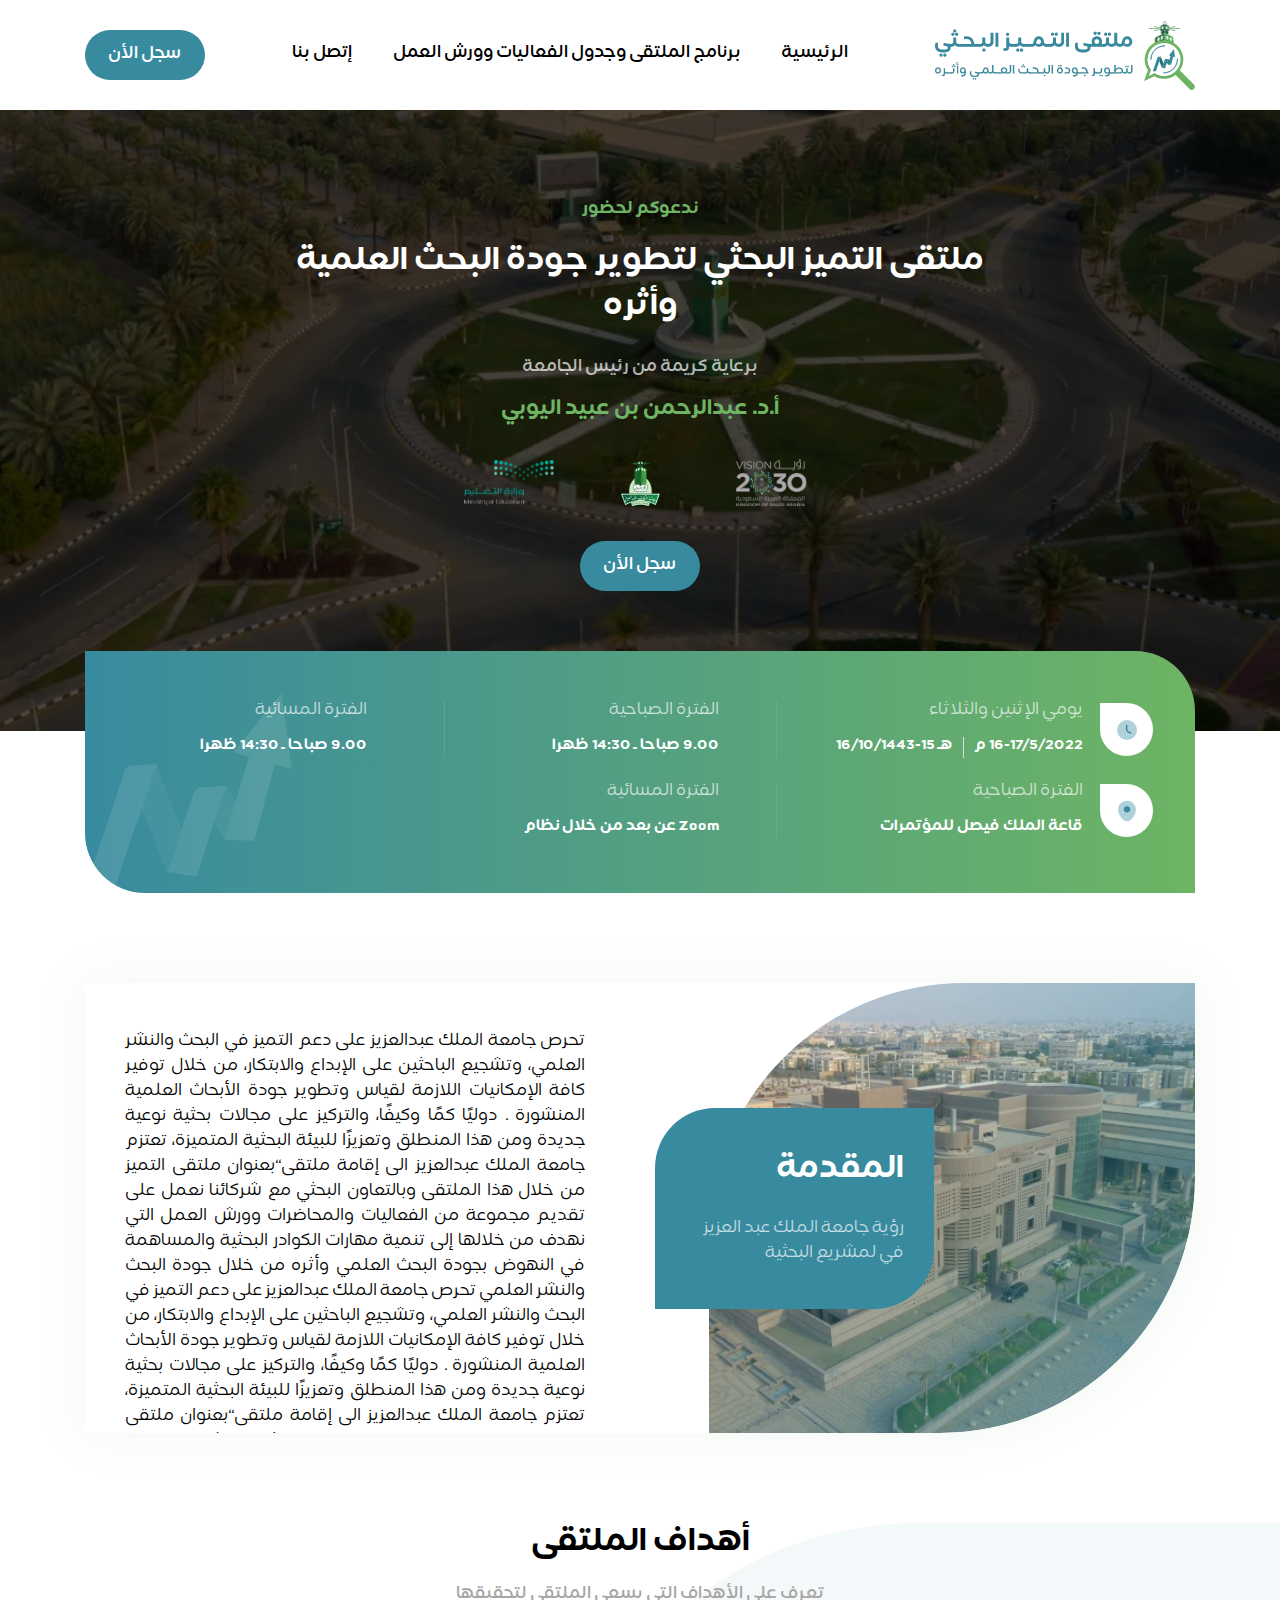
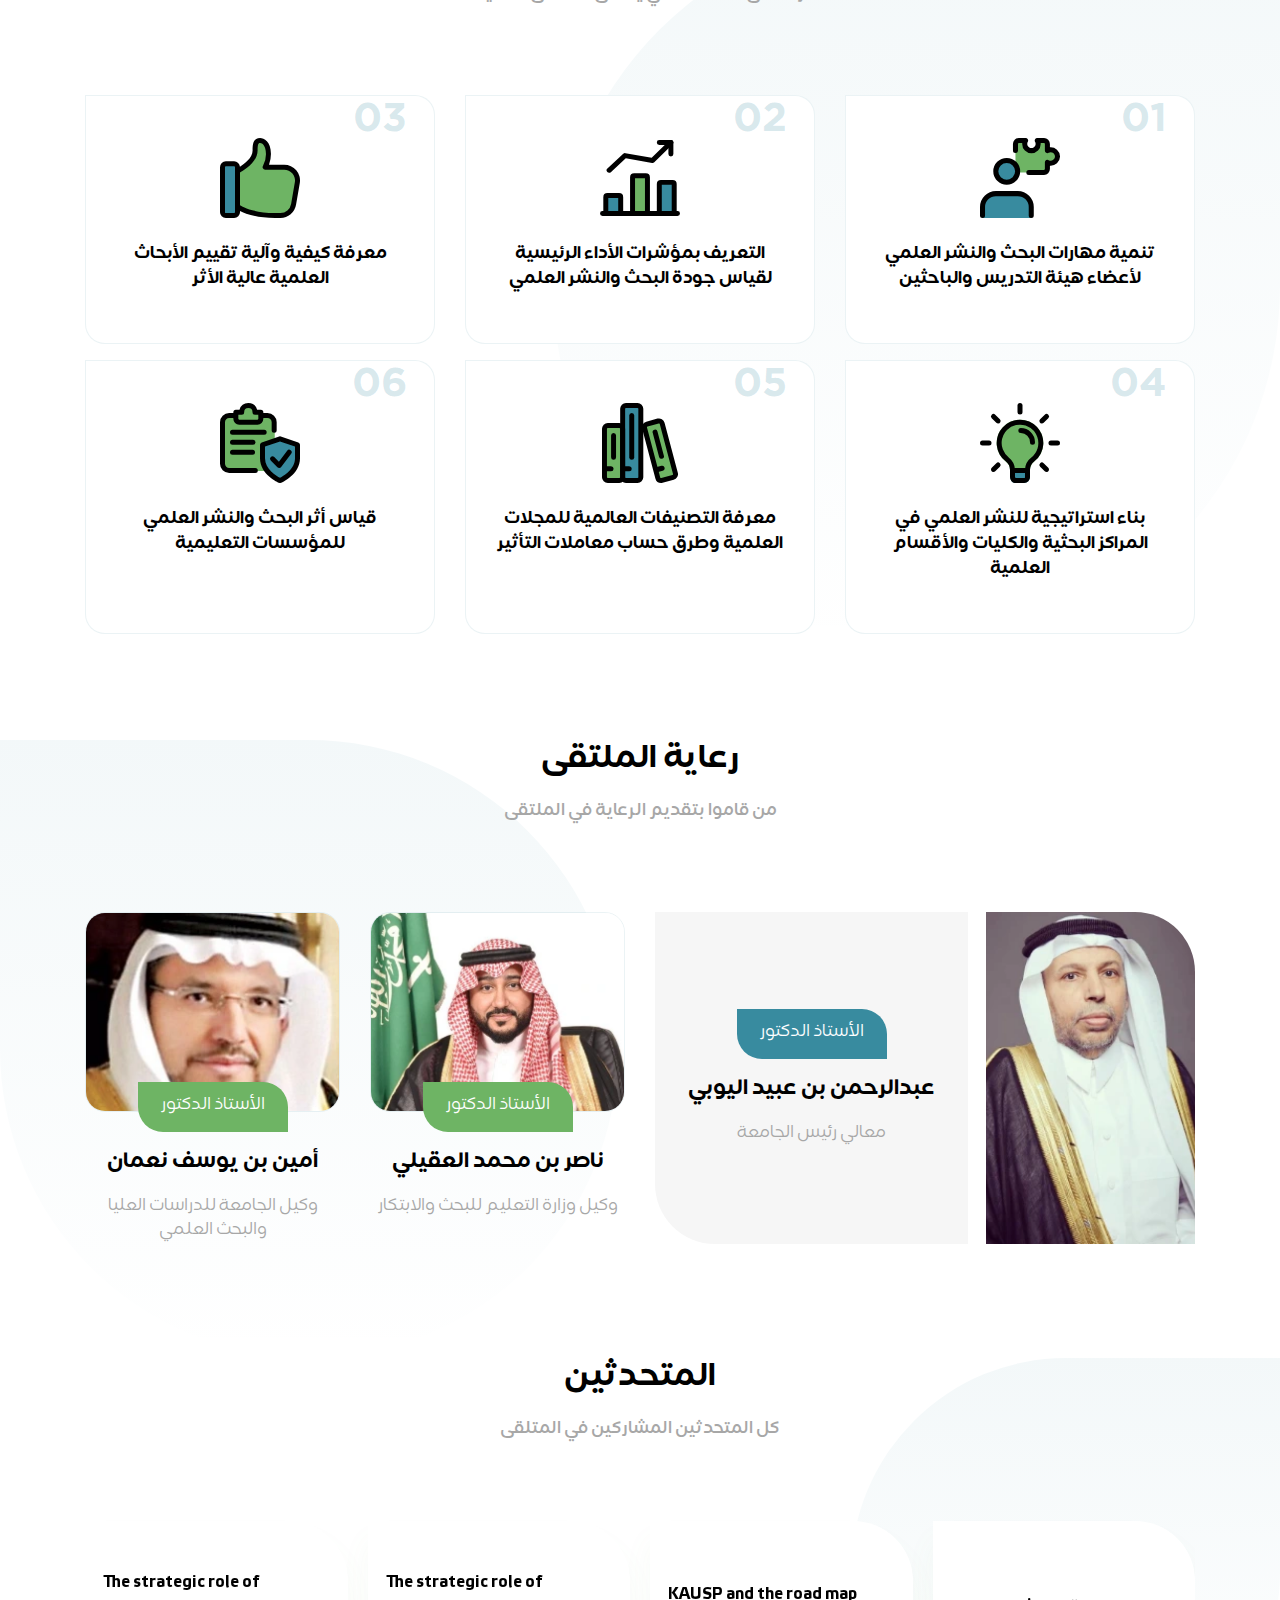
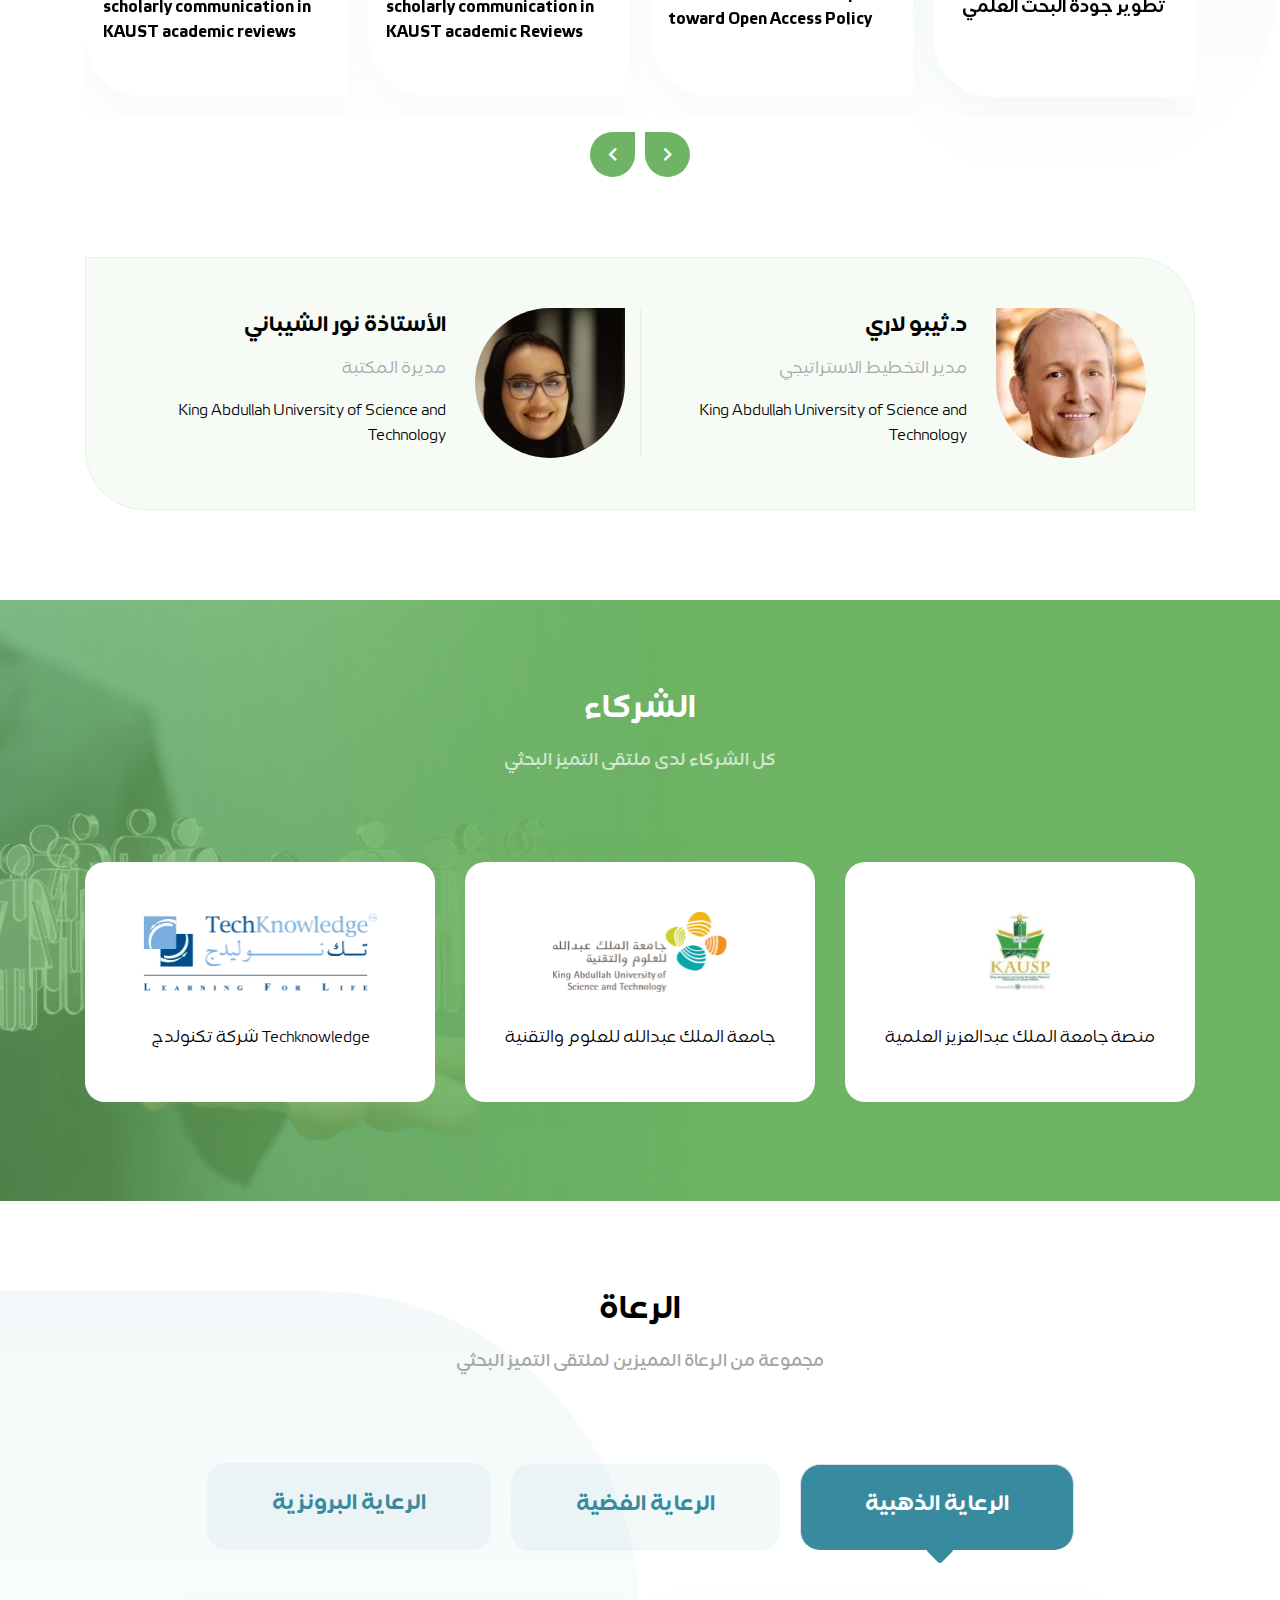
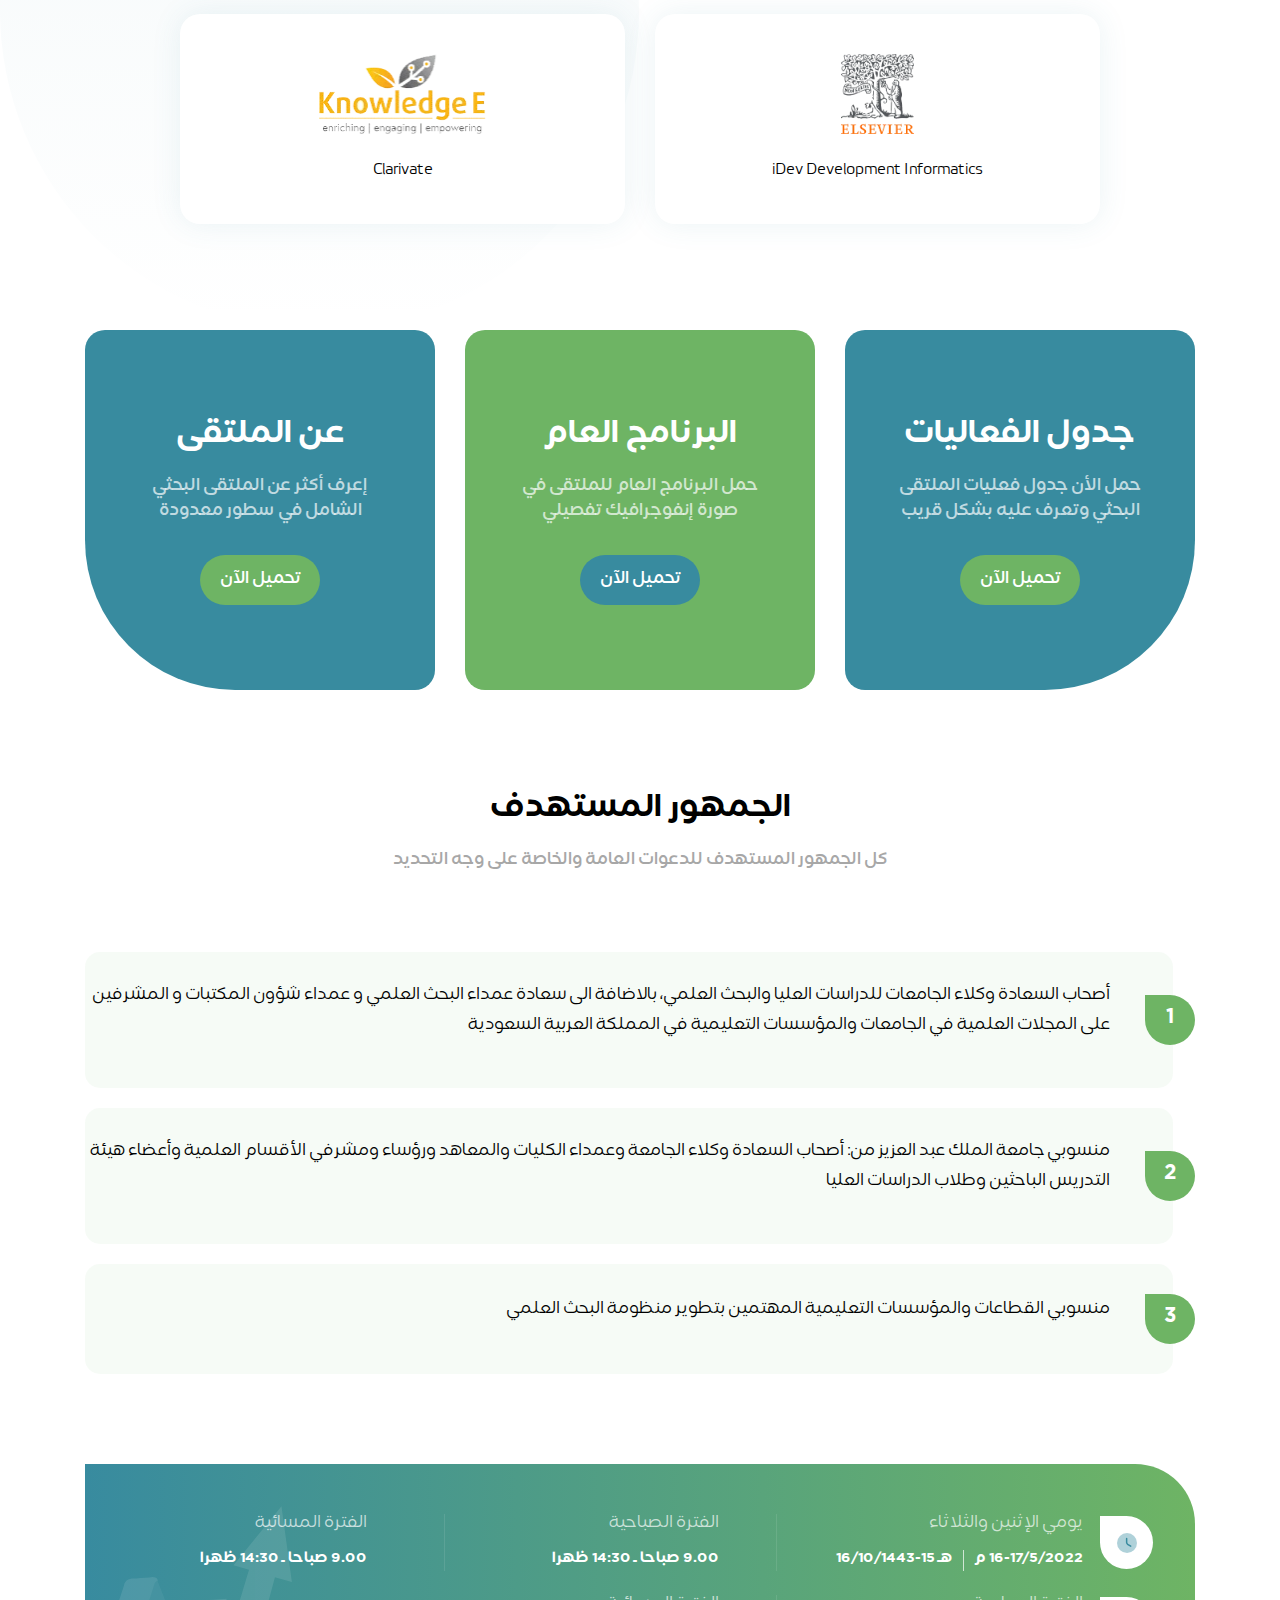
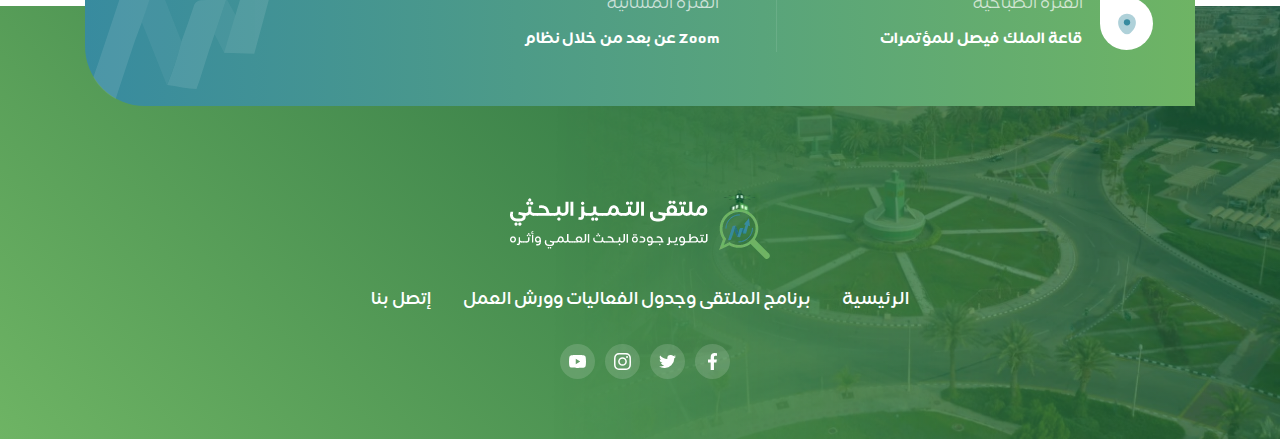
<file: index.html>
<!DOCTYPE html>
<html>
  <head>
    <meta charset="utf-8">
    <meta name="description" content="....">
    <meta name="author" content="misara adel">
    <meta name="viewport" content="width=device-width, initial-scale=1, shrink-to-fit=no">
    <title>ملتقى التميز البحثي</title>
    <link rel="shortcut icon" href="assets/images/icon.png" type="image/x-icon"/>
    <link rel="stylesheet" href="assets/css/lib/all.min.css">
    <link rel="stylesheet" href="assets/css/lib/animate.css">
    <link rel="stylesheet" href="assets/css/lib/bootstrap-rtl.min.css">
    <link rel="stylesheet" href="assets/css/lib/owl.carousel.min.css">
    <link rel="stylesheet" href="assets/css/lib/owl.theme.default.css">
    <link rel="stylesheet" href="assets/css/style.css">
  </head>
  <body>
    <nav class="navbar">
      <div class="container">
        <div class="content">
          <div class="hamburger">
            <span class="line"></span>
            <span class="line"></span>
            <span class="line"></span>
          </div>

          <a href="index.html" class="brand-name">
            <img src="assets/images/logo.webp" alt="">
          </a>

          <ul class="navbar-nav">
            <li class="nav-item">
              <a href="#intro" class="nav-link">
                الرئيسية
              </a>
            </li>

            <li class="nav-item">
              <a href="#programs" class="nav-link">
                برنامج الملتقى وجدول الفعاليات وورش العمل
              </a>
            </li>

            <li class="nav-item">
              <a href="contact.html" class="nav-link">
                إتصل بنا
              </a>
            </li>
          </ul>

          <div class="buttons-contain">
            <a href="login.html" class="custom-btn">
              سجل الأن
            </a>
          </div>
        </div>
      </div>
    </nav>

    <main>
      <header id="intro">
        <div class="container">
          <div class="row">
            <div class="col-lg-8 col-12 mx-auto">
              <div class="content">
                <p>ندعوكم لحضور</p>

                <h1>
                  ملتقى التميز البحثي لتطوير جودة البحث العلمية وأثره
                </h1>

                <h2>برعاية كريمة من رئيس الجامعة</h2>

                <h3>أ.د. عبدالرحمن بن عبيد اليوبي</h3>

                <ul class="logos">
                  <li>
                    <img src="assets/images/intro_1.webp" alt="">
                  </li>

                  <li>
                    <img src="assets/images/intro_2.webp" alt="">
                  </li>

                  <li>
                    <img src="assets/images/intro_3.webp" alt="">
                  </li>
                </ul>

                <div class="buttons-contain">
                  <a href="login.html" class="custom-btn">
                    سجل الأن
                  </a>
                </div>
              </div>
            </div>
          </div>
        </div>
      </header>

      <section class="time">
        <div class="container">
          <div class="content">
            <div class="row">
              <div class="col-lg-4 col-12 mb-4 border-shape">
                <div class="data">
                  <div class="image-content">
                    <img src="assets/images/time.svg" alt="">
                  </div>

                  <div class="data-contain">
                    <p>
                      يومي الإثنين والثلاثاء
                    </p>

                    <ul class="list">
                      <li>
                        16-17/5/2022 م
                      </li>

                      <li>
                        هـ 15-16/10/1443 
                      </li>
                    </ul>
                  </div>
                </div>
              </div>
              <div class="col-lg-4 col-12 mb-4 border-shape">
                <div class="data box">
                  <div class="data-contain">
                    <p>
                      الفترة الصباحية
                    </p>

                    <ul class="list">
                      <li>
                       9.00 صباحا  ـ  14:30 ظهرا
                      </li>
                    </ul>
                  </div>
                </div>
              </div>

              <div class="col-lg-4 col-12 mb-4 border-shape">
                <div class="data box">
                  <div class="data-contain">
                    <p>
                      الفترة المسائية
                    </p>

                    <ul class="list">
                      <li>
                       9.00 صباحا  ـ  14:30 ظهرا
                      </li>
                    </ul>
                  </div>
                </div>
              </div>

              <div class="col-lg-4 col-12 mb-4 border-shape">
                <div class="data">
                  <div class="image-content">
                    <img src="assets/images/location.svg" alt="">
                  </div>

                  <div class="data-contain">
                    <p>
                      الفترة الصباحية
                    </p>

                    <ul class="list">
                      <li>
                        قاعة الملك فيصل للمؤتمرات
                      </li>
                    </ul>
                  </div>
                </div>
              </div>

              <div class="col-lg-4 col-12 mb-4 border-shape">
                <div class="data box">
                  <div class="data-contain">
                    <p>
                      الفترة المسائية
                    </p>

                    <ul class="list">
                      <li>
                        Zoom عن بعد من خلال نظام
                      </li>
                    </ul>
                  </div>
                </div>
              </div>
            </div>
          </div>
        </div>
      </section>

      <section class="about">
        <div class="container">
          <div class="content">
            <div class="row">
              <div class="col-lg-6 col-12">
                <div class="image-content">
                  <img src="assets/images/about.webp" alt="">

                  <div class="image-data">
                    <h1>المقدمة</h1>

                    <p>
                      رؤية جامعة الملك عبد العزيز
                      في لمشريع البحثية
                    </p>
                  </div>
                </div>
              </div>

              <div class="col-lg-6 col-12">
                <div class="about-data">
                  <p>
                    تحرص جامعة الملك عبدالعزيز على دعم التميز في البحث والنشر
                    العلمي، وتشجيع الباحثين على الإبداع والابتكار، من خلال توفير كافة
                    الإمكانيات اللازمة لقياس وتطوير جودة الأبحاث العلمية المنشورة
                   . دوليًا كمًا وكيفًا، والتركيز على مجالات بحثية نوعية جديدة
                   
                    ومن هذا المنطلق وتعزيزًا للبيئة البحثية المتميزة، تعتزم جامعة
                    الملك عبدالعزيز الى إقامة ملتقى‘‘بعنوان ملتقى التميز من خلال هذا الملتقى وبالتعاون البحثي
                   
                    مع شركائنا نعمل على تقديم مجموعة من الفعاليات والمحاضرات
                    وورش العمل التي نهدف من خلالها إلى تنمية مهارات الكوادر البحثية
                    والمساهمة في النهوض بجودة البحث العلمي وأثره من خلال جودة البحث والنشر العلمي
                    تحرص جامعة الملك عبدالعزيز على دعم التميز في البحث والنشر
                    العلمي، وتشجيع الباحثين على الإبداع والابتكار، من خلال توفير كافة
                    الإمكانيات اللازمة لقياس وتطوير جودة الأبحاث العلمية المنشورة
                   . دوليًا كمًا وكيفًا، والتركيز على مجالات بحثية نوعية جديدة
                   
                    ومن هذا المنطلق وتعزيزًا للبيئة البحثية المتميزة، تعتزم جامعة
                    الملك عبدالعزيز الى إقامة ملتقى‘‘بعنوان ملتقى التميز من خلال هذا الملتقى وبالتعاون البحثي
                   
                    مع شركائنا نعمل على تقديم مجموعة من الفعاليات والمحاضرات
                    وورش العمل التي نهدف من خلالها إلى تنمية مهارات الكوادر البحثية
                    والمساهمة في النهوض بجودة البحث العلمي وأثره من خلال جودة البحث والنشر العلمي
                  </p>
                </div>
              </div>
            </div>
            
          </div>
        </div>
      </section>

      <section class="objectives general-pattern">
        <div class="container">
          <div class="heading">
            <h1>أهداف الملتقى</h1>
            <p>تعرف على الأهداف التي يسعى الملتقى لتحقيقها</p>
          </div>

          <div class="row">
            <div class="col-lg-4 col-12 mb-3">
              <div class="box">
                <span class="number">
                  01
                </span>

                <div class="image-content">
                  <img src="assets/images/object_1.svg" alt="" />
                </div>

                <p>
                  تنمية مهارات البحث والنشر العلمي لأعضاء 
                  هيئة التدريس والباحثين
                </p>
              </div>
            </div>

            <div class="col-lg-4 col-12 mb-3">
              <div class="box">
                <span class="number">
                  02
                </span>

                <div class="image-content">
                  <img src="assets/images/object_2.svg" alt="" />
                </div>

                <p>
                  التعريف بمؤشرات الأداء الرئيسية لقياس جودة البحث والنشر العلمي
                </p>
              </div>
            </div>

            <div class="col-lg-4 col-12 mb-3">
              <div class="box">
                <span class="number">
                  03
                </span>

                <div class="image-content">
                  <img src="assets/images/object_3.svg" alt="" />
                </div>

                <p>
                  معرفة كيفية وآلية تقييم الأبحاث العلمية عالية الأثر  
                </p>
              </div>
            </div>

            <div class="col-lg-4 col-12 mb-3">
              <div class="box">
                <span class="number">
                  04
                </span>

                <div class="image-content">
                  <img src="assets/images/object_4.svg" alt="" />
                </div>

                <p>
                  بناء استراتيجية للنشر العلمي في المراكز البحثية والكليات والأقسام العلمية 
                </p>
              </div>
            </div>

            <div class="col-lg-4 col-12 mb-3">
              <div class="box">
                <span class="number">
                  05
                </span>

                <div class="image-content">
                  <img src="assets/images/object_5.svg" alt="" />
                </div>

                <p>
                  معرفة التصنيفات العالمية للمجلات العلمية وطرق حساب معاملات التأثير
                </p>
              </div>
            </div>

            <div class="col-lg-4 col-12 mb-3">
              <div class="box">
                <span class="number">
                  06
                </span>

                <div class="image-content">
                  <img src="assets/images/object_6.svg" alt="" />
                </div>

                <p>
                  قياس أثر البحث والنشر العلمي للمؤسسات التعليمية
                </p>
              </div>
            </div>
          </div>
        </div>
      </section>

      <section class="care general-pattern">
        <div class="container">
          <div class="heading">
            <h1>رعاية الملتقى</h1>

            <p>من قاموا بتقديم الرعاية في الملتقى</p>
          </div>

          <div class="row">
            <div class="col-lg-6 col-12 mb-4">
              <div class="flex-box">
                <div class="image-content">
                  <img src="assets/images/care_1.webp" alt="">
                </div>

                <div class="content">
                  <p class="name">
                    الأستاذ الدكتور
                  </p>

                  <h2>عبدالرحمن بن عبيد اليوبي</h2>

                  <p class="title">
                    معالي رئيس الجامعة
                  </p>
                </div>
              </div>
            </div>

            <div class="col-lg-3 col-12 mb-4">
              <div class="box">
                <div class="image-content">
                  <img src="assets/images/care_2.webp" alt="">
                </div>

                <div class="content">
                  <p class="name">
                    الأستاذ الدكتور
                  </p>

                  <h2>
                    ناصر بن محمد العقيلي
                  </h2>

                  <p class="title">
                    وكيل وزارة التعليم للبحث والابتكار
                  </p>
                </div>
              </div>
            </div>

            <div class="col-lg-3 col-12 mb-4">
              <div class="box">
                <div class="image-content">
                  <img src="assets/images/care_3.webp" alt="">
                </div>

                <div class="content">
                  <p class="name">
                    الأستاذ الدكتور
                  </p>

                  <h2>
                    أمين بن يوسف نعمان
                  </h2>

                  <p class="title">
                    وكيل الجامعة للدراسات العليا والبحث
                    العلمي
                  </p>
                </div>
              </div>
            </div>
          </div>
        </div>
      </section>

      <section class="talk general-pattern">
        <div class="container">
          <div class="heading">
            <h1>المتحدثين</h1>

            <p>كل المتحدثين المشاركين في المتلقى</p>
          </div>

          <div class="row">
            <div class="col-12">
              <div class="owl-carousel owl-theme owl-talk">
                <div class="item">
                  <p>
                    تطوير جودة البحث العلمي
                  </p>
                </div>

                <div class="item">
                  <p class="ltr">
                    KAUSP and the road map toward
                    Open Access Policy
                  </p>
                </div>

                <div class="item">
                  <p class="ltr">
                    The strategic role of scholarly communication in KAUST academic Reviews
                  </p>
                </div>

                <div class="item">
                  <p class="ltr">
                    The strategic role of scholarly communication in KAUST academic reviews
                  </p>
                </div>

                <div class="item">
                  <p class="ltr">
                    KAUSP and the road map toward
                    Open Access Policy
                  </p>
                </div>

                <div class="item">
                  <p class="ltr">
                    The strategic role of scholarly communication in KAUST academic Reviews
                  </p>
                </div>

                <div class="item">
                  <p class="ltr">
                    The strategic role of scholarly communication in KAUST academic reviews
                  </p>
                </div>
              </div>
            </div>
          </div>
        </div>
      </section>

      <section class="people-say">
        <div class="container">
          <div class="content">
            <div class="row">
              <div class="col-lg-6 col-12 mb-3 border-shape">
                <div class="box">
                  <div class="image-content">
                    <img src="assets/images/say_1.webp" alt="">
                  </div>
                  
                  <div class="data">
                    <h2>د.ثيبو لاري</h2>

                    <p class="title">
                      مدير التخطيط الاستراتيجي
                    </p>

                    <p class="desc ltr">
                      King Abdullah University of Science and
                      Technology
                    </p>
                  </div>
                </div>
              </div>

              <div class="col-lg-6 col-12 mb-3 border-shape">
                <div class="box">
                  <div class="image-content">
                    <img src="assets/images/say_2.webp" alt="">
                  </div>
                  
                  <div class="data">
                    <h2>
                      الأستاذة نور الشيباني
                    </h2>

                    <p class="title">
                      مديرة المكتبة
                    </p>

                    <p class="desc ltr">
                      King Abdullah University of Science and Technology
                    </p>
                  </div>
                </div>
              </div>
            </div>
          </div>
        </div>
      </section>

      <section class="partner">
        <div class="container">
          <div class="heading">
            <h1>الشركاء</h1>

            <p>كل الشركاء لدى ملتقى التميز البحثي</p>
          </div>

          <div class="row">
            <div class="col-lg-4 col-12 mb-4">
              <div class="box">
                <img src="assets/images/part_1.webp" alt="">

                <p>منصة جامعة الملك عبدالعزيز العلمية</p>
              </div>
            </div>

            <div class="col-lg-4 col-12 mb-4">
              <div class="box">
                <img src="assets/images/part_2.webp" alt="">

                <p>جامعة الملك عبدالله للعلوم والتقنية</p>
              </div>
            </div>

            <div class="col-lg-4 col-12 mb-4">
              <div class="box">
                <img src="assets/images/part_3.webp" alt="">

                <p>Techknowledge شركة تكنولدج</p>
              </div>
            </div>
          </div>
        </div>
      </section>

      <section class="sponser general-pattern">
        <div class="container">
          <div class="heading">
            <h1>الرعاة</h1>

            <p>
              مجموعة من الرعاة المميزين لملتقى التميز البحثي
            </p>
          </div>

          <div class="row">
            <div class="col-lg-10 col-12 mx-auto mb-5">
              <ul class="nav nav-tabs" id="myTab" role="tablist">
                <li class="nav-item">
                  <a class="nav-link active" id="gold-tab" data-toggle="tab" href="#gold" role="tab" aria-controls="gold" aria-selected="true">
                    الرعاية الذهبية
                  </a>
                </li>

                <li class="nav-item">
                  <a class="nav-link" id="silver-tab" data-toggle="tab" href="#silver" role="tab" aria-controls="silver" aria-selected="false">
                    الرعاية الفضية
                  </a>
                </li>

                <li class="nav-item">
                  <a class="nav-link" id="bronze-tab" data-toggle="tab" href="#bronze" role="tab" aria-controls="bronze" aria-selected="false">
                    الرعاية البرونزية
                  </a>
                </li>
              </ul>
            </div>

            <div class="col-lg-10 col-12 mx-auto mt-3">
              <div class="tab-content" id="myTabContent">
                <div class="tab-pane fade show active" id="gold" role="tabpanel" aria-labelledby="gold-tab">
                  <div class="row">
                    <div class="col-lg-6 col-12 mb-3">
                      <div class="box">
                        <img src="assets/images/sponser_1.webp" alt="">
                        
                        <p>iDev Development Informatics</p>
                      </div>
                    </div>

                    <div class="col-lg-6 col-12 mb-3">
                      <div class="box">
                        <img src="assets/images/sponser_2.webp" alt="">
                        
                        <p>Clarivate</p>
                      </div>
                    </div>
                  </div>
                </div>

                <div class="tab-pane fade" id="silver" role="tabpanel" aria-labelledby="silver-tab">
                  <div class="row">
                    <div class="col-lg-6 col-12 mb-3">
                      <div class="box">
                        <img src="assets/images/sponser_1.webp" alt="">
                        
                        <p>Elsevier</p>
                      </div>
                    </div>

                    <div class="col-lg-6 col-12 mb-3">
                      <div class="box">
                        <img src="assets/images/sponser_2.webp" alt="">
                        
                        <p>منصة جامعة الملك عبدالعزيز العلمية</p>
                      </div>
                    </div>
                  </div>
                </div>

                <div class="tab-pane fade" id="bronze" role="tabpanel" aria-labelledby="bronze-tab">
                  <div class="row">
                    <div class="col-lg-6 col-12 mb-3">
                      <div class="box">
                        <img src="assets/images/sponser_1.webp" alt="">
                        
                        <p>International EBSCO</p>
                      </div>
                    </div>

                    <div class="col-lg-6 col-12 mb-3">
                      <div class="box">
                        <img src="assets/images/sponser_2.webp" alt="">
                        
                        <p>شركة نسيج لنظم المعلومات</p>
                      </div>
                    </div>

                    <div class="col-lg-6 col-12 mb-3">
                      <div class="box">
                        <img src="assets/images/sponser_1.webp" alt="">
                        
                        <p>أكاديميك تيك بوك للمستودعات الرقمية الخاصة</p>
                      </div>
                    </div>

                    <div class="col-lg-6 col-12 mb-3">
                      <div class="box">
                        <img src="assets/images/sponser_2.webp" alt="">
                        
                        <p>شركة قلم للمدقق اللغوي</p>
                      </div>
                    </div>
                  </div>
                </div>
              </div>
            </div>
          </div>
        </div>
      </section>

      <section class="programs" id="programs">
        <div class="container">
          <div class="row">
            <div class="col-lg-4 col-12 mb-4 custom-box">
              <div class="box">
                <h1>جدول الفعاليات</h1>

                <p>
                  حمل الأن جدول فعليات الملتقى البحثي
                  وتعرف عليه بشكل قريب
                </p>

                <div class="buttons-contain">
                  <a href="#" class="custom-btn">
                    تحميل الآن
                  </a>
                </div>
              </div>
            </div>

            <div class="col-lg-4 col-12 mb-4 custom-box">
              <div class="box">
                <h1>البرنامج العام</h1>

                <p>
                  حمل البرنامج العام للملتقى في صورة
                  إنفوجرافيك تفصيلي
                </p>

                <div class="buttons-contain">
                  <a href="#" class="custom-btn">
                    تحميل الآن
                  </a>
                </div>
              </div>
            </div>

            <div class="col-lg-4 col-12 mb-4 custom-box">
              <div class="box">
                <h1>عن الملتقى</h1>

                <p>
                  إعرف أكثر عن الملتقى البحثي الشامل في
                  سطور معدودة
                </p>

                <div class="buttons-contain">
                  <a href="#" class="custom-btn">
                    تحميل الآن
                  </a>
                </div>
              </div>
            </div>
          </div>
        </div>
      </section>

      <section class="fans">
        <div class="container">
          <div class="heading">
            <h1>الجمهور المستهدف</h1>

            <p>كل الجمهور المستهدف للدعوات العامة والخاصة على وجه التحديد </p>
          </div>

          <div class="row">
            <div class="col-12">
              <ul class="list">
                <li>
                  <div class="number">
                    1
                  </div>

                  <p>
                    أصحاب السعادة وكلاء الجامعات للدراسات العليا والبحث العلمي، بالاضافة  الى سعادة عمداء البحث العلمي و عمداء شؤون المكتبات و المشرفين على المجلات العلمية في الجامعات والمؤسسات التعليمية في المملكة العربية السعودية
                  </p>
                </li>

                <li>
                  <div class="number">
                    2
                  </div>

                  <p>
                    منسوبي جامعة الملك عبد العزيز من: أصحاب السعادة وكلاء الجامعة وعمداء الكليات والمعاهد ورؤساء ومشرفي الأقسام العلمية وأعضاء هيئة التدريس الباحثين وطلاب الدراسات العليا
                  </p>
                </li>

                <li>
                  <div class="number">
                    3
                  </div>

                  <p>
                    منسوبي القطاعات والمؤسسات التعليمية المهتمين بتطوير منظومة البحث العلمي
                  </p>
                </li>
              </ul>
            </div>
          </div>
        </div>
      </section>

      <section class="time footer-time">
        <div class="container">
          <div class="content">
            <div class="row">
              <div class="col-lg-4 col-12 mb-4 border-shape">
                <div class="data">
                  <div class="image-content">
                    <img src="assets/images/time.svg" alt="">
                  </div>

                  <div class="data-contain">
                    <p>
                      يومي الإثنين والثلاثاء
                    </p>

                    <ul class="list">
                      <li>
                        16-17/5/2022 م
                      </li>

                      <li>
                        هـ 15-16/10/1443 
                      </li>
                    </ul>
                  </div>
                </div>
              </div>
              <div class="col-lg-4 col-12 mb-4 border-shape">
                <div class="data box">
                  <div class="data-contain">
                    <p>
                      الفترة الصباحية
                    </p>

                    <ul class="list">
                      <li>
                       9.00 صباحا  ـ  14:30 ظهرا
                      </li>
                    </ul>
                  </div>
                </div>
              </div>

              <div class="col-lg-4 col-12 mb-4 border-shape">
                <div class="data box">
                  <div class="data-contain">
                    <p>
                      الفترة المسائية
                    </p>

                    <ul class="list">
                      <li>
                       9.00 صباحا  ـ  14:30 ظهرا
                      </li>
                    </ul>
                  </div>
                </div>
              </div>

              <div class="col-lg-4 col-12 mb-4 border-shape">
                <div class="data">
                  <div class="image-content">
                    <img src="assets/images/location.svg" alt="">
                  </div>

                  <div class="data-contain">
                    <p>
                      الفترة الصباحية
                    </p>

                    <ul class="list">
                      <li>
                        قاعة الملك فيصل للمؤتمرات
                      </li>
                    </ul>
                  </div>
                </div>
              </div>

              <div class="col-lg-4 col-12 mb-4 border-shape">
                <div class="data box">
                  <div class="data-contain">
                    <p>
                      الفترة المسائية
                    </p>

                    <ul class="list">
                      <li>
                        Zoom عن بعد من خلال نظام
                      </li>
                    </ul>
                  </div>
                </div>
              </div>
            </div>
          </div>
        </div>
      </section>
    </main>

    <footer>
      <div class="container">
        <div class="row">
          <div class="col-lg-10 mx-auto">
            <div class="content">
              <a href="#" class="brand-name">
                <img src="assets/images/footer_logo.webp" alt="">
              </a>

              <ul class="footer-nav">
                <li>
                  <a href="#intro">
                    الرئيسية
                  </a>
                </li>
    
                <li>
                  <a href="#programs">
                    برنامج الملتقى وجدول الفعاليات وورش العمل
                  </a>
                </li>
    
                <li>
                  <a href="contact.html">
                    إتصل بنا
                  </a>
                </li>
              </ul>

              <ul class="social-media">
                <li>
                  <a href="#">
                    <img src="assets/images/facebook.svg" alt="">
                  </a>
                </li>

                <li>
                  <a href="#">
                    <img src="assets/images/twitter.svg" alt="">
                  </a>
                </li>

                <li>
                  <a href="#">
                    <img src="assets/images/instagram.svg" alt="">
                  </a>
                </li>

                <li>
                  <a href="#">
                    <img src="assets/images/youtube.svg" alt="">
                  </a>
                </li>
              </ul>
            </div>
          </div>
        </div>
      </div>
    </footer>
    
    <div class="progress-wrap ">
      <svg class="progress-circle svg-content" width="100%" height="100%" viewBox="-1 -1 102 102">
        <path d="M50,1 a49,49 0 0,1 0,98 a49,49 0 0,1 0,-98" style="transition: stroke-dashoffset 10ms linear 0s; stroke-dasharray: 307.919, 307.919; stroke-dashoffset: 220.587;"></path>
      </svg>
    </div>

    <script src="assets/js/lib/jquery4.js"></script>
    <script src="assets/js/lib/popper.js"></script>
    <script src="assets/js/lib/bootstrap.js"></script>
    <script src="assets/js/lib/owl.carousel.min.js"></script>
    <script src="assets/js/lib/wow.min.js"></script>
    <script src="assets/js/lib/back-to-top.js"></script>
    <script src="assets/js/main.js"></script>
  </body>
</html>
</file>
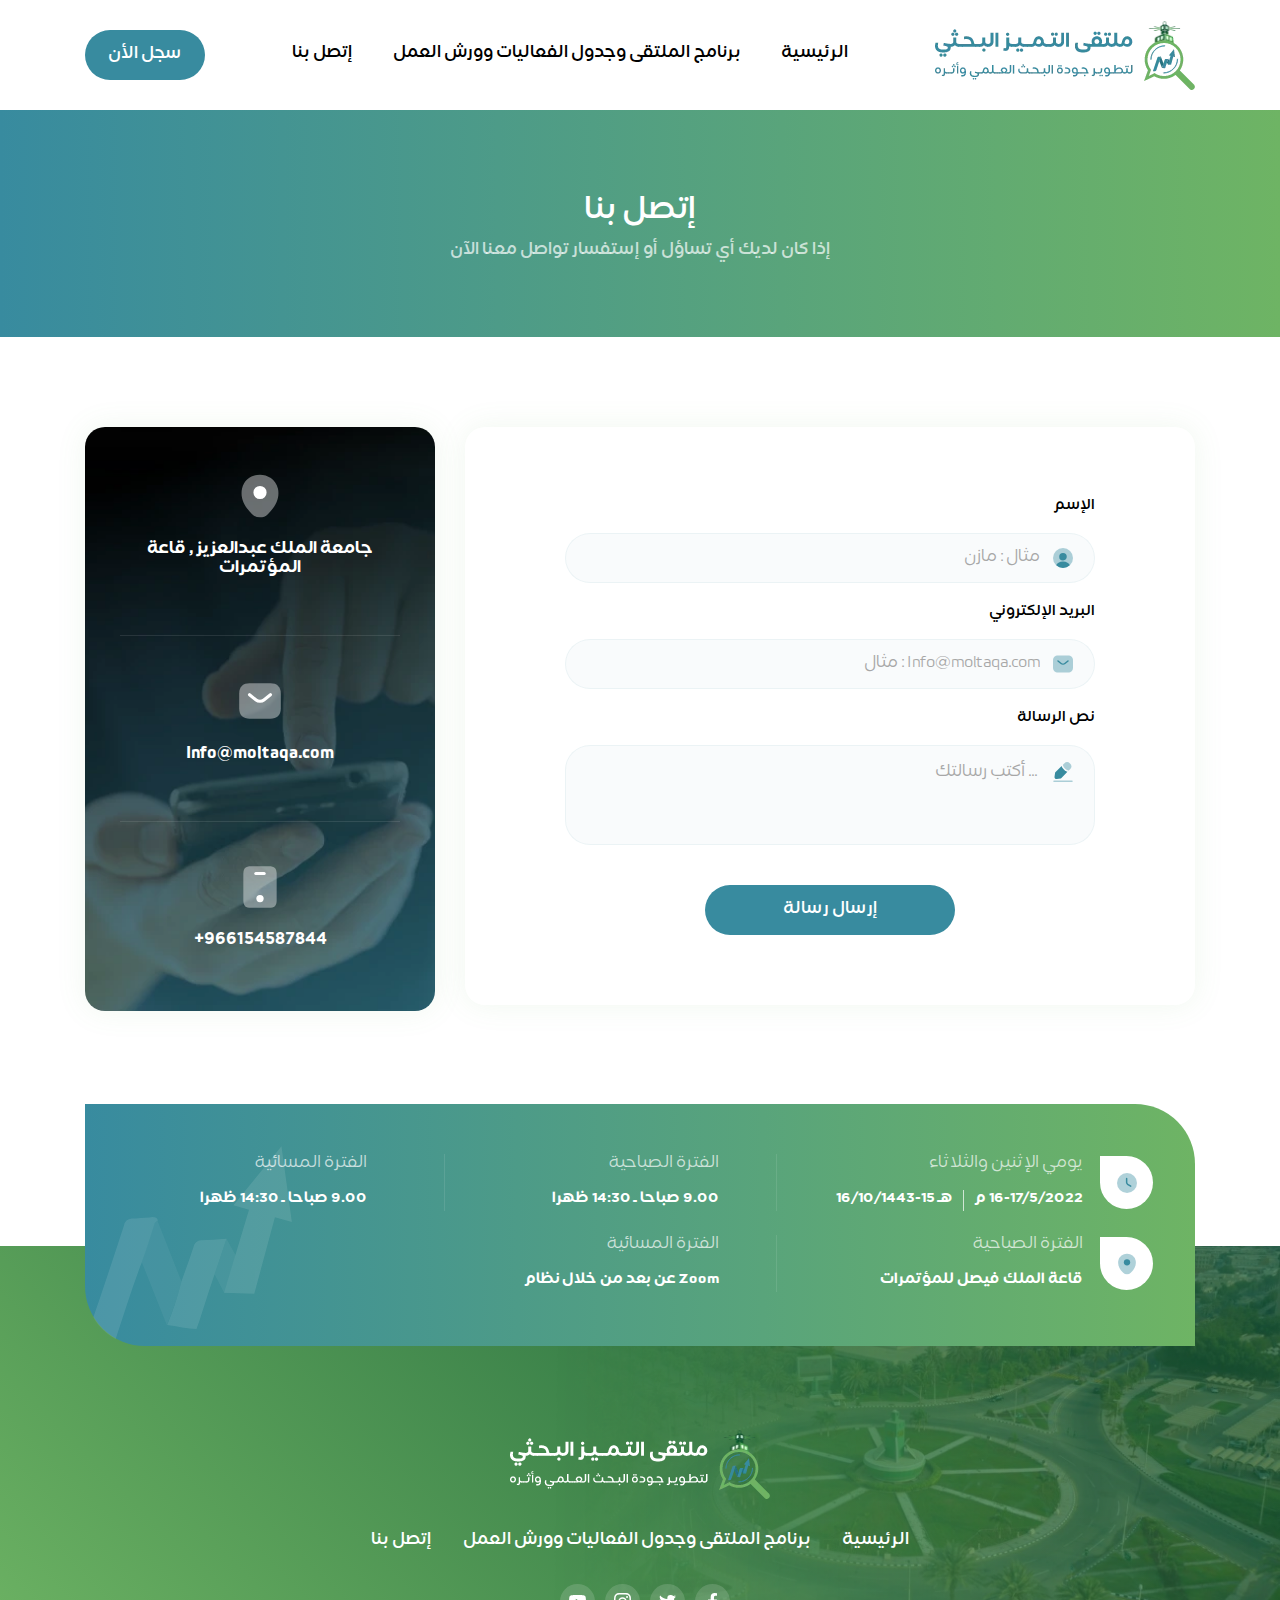
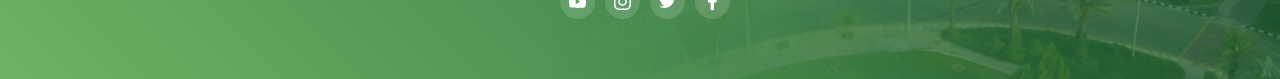
<file: contact.html>
<!DOCTYPE html>
<html>
  <head>
    <meta charset="utf-8">
    <meta name="description" content="....">
    <meta name="author" content="misara adel">
    <meta name="viewport" content="width=device-width, initial-scale=1, shrink-to-fit=no">
    <title>ملتقى التميز البحثي</title>
    <link rel="shortcut icon" href="assets/images/icon.png" type="image/x-icon"/>
    <link rel="stylesheet" href="assets/css/lib/all.min.css">
    <link rel="stylesheet" href="assets/css/lib/animate.css">
    <link rel="stylesheet" href="assets/css/lib/bootstrap-rtl.min.css">
    <link rel="stylesheet" href="assets/css/lib/owl.carousel.min.css">
    <link rel="stylesheet" href="assets/css/lib/owl.theme.default.css">
    <link rel="stylesheet" href="assets/css/style.css">
  </head>
  <body>
    <nav class="navbar">
      <div class="container">
        <div class="content">
          <div class="hamburger">
            <span class="line"></span>
            <span class="line"></span>
            <span class="line"></span>
          </div>

          <a href="index.html" class="brand-name">
            <img src="assets/images/logo.webp" alt="">
          </a>

          <ul class="navbar-nav">
            <li class="nav-item">
              <a href="index.html" class="nav-link">
                الرئيسية
              </a>
            </li>

            <li class="nav-item">
              <a href="index.html" class="nav-link">
                برنامج الملتقى وجدول الفعاليات وورش العمل
              </a>
            </li>

            <li class="nav-item">
              <a href="contact.html" class="nav-link">
                إتصل بنا
              </a>
            </li>
          </ul>

          <div class="buttons-contain">
            <a href="login.html" class="custom-btn">
              سجل الأن
            </a>
          </div>
        </div>
      </div>
    </nav>

    <main>
      <section class="sub-header min-header">
        <div class="container">
          <div class="content">
            <h1>إتصل بنا</h1>

            <p>
              إذا كان لديك أي تساؤل أو إستفسار تواصل معنا الآن
            </p>
          </div>
        </div>
      </section>

      <section class="contact">
        <div class="container">
          <div class="row">
            <div class="col-lg-8 col-12 mb-4">
              <form class="form-contain">
                <div class="row">
                  <div class="col-12">
                    <div class="form-group">
                      <label>الإسم</label>
    
                      <div class="from-input">
                        <img src="assets/images/user.svg" alt="">
    
                        <input type="text"  class="form-control" placeholder="مثال : مازن" />
                      </div>
                    </div>
                  </div>
    
                  <div class="col-12">
                    <div class="form-group">
                      <label>البريد الإلكتروني</label>
    
                      <div class="from-input">
                        <img src="assets/images/email.svg" alt="">
    
                        <input type="text"  class="form-control" placeholder="Info@moltaqa.com : مثال" />
                      </div>
                    </div>
                  </div>
    
                  <div class="col-12">
                    <div class="form-group">
                      <label>نص الرسالة</label>
    
                      <div class="from-input textarea">
                        <img src="assets/images/pen.svg" alt="">

                        <textarea name="" class="form-control" placeholder=" ... أكتب رسالتك"  id="" cols="30" rows="10"></textarea>
                      </div>
                    </div>
                  </div>
    
                  <div class="buttons-contain">
                    <a href="#" class="custom-btn">
                      إرسال رسالة
                    </a>
                  </div>
                </div>
              </form>
            </div>

            <div class="col-lg-4 col-12">
              <div class="contact-data">
                <a href="#" class="box">
                  <img src="assets/images/white_location.svg" alt="">

                  <p>جامعة الملك عبدالعزيز , قاعة المؤتمرات</p>
                </a>

                <a href="mailto:Info@moltaqa.com" class="box">
                  <img src="assets/images/sms.svg" alt="">

                  <p>Info@moltaqa.com</p>
                </a>

                <a href="tel:+966154587844" class="box">
                  <img src="assets/images/phone.svg" alt="">

                  <p>966154587844+</p>
                </a>
              </div>
            </div>
          </div>
        </div>
      </section>

      <section class="time footer-time">
        <div class="container">
          <div class="content">
            <div class="row">
              <div class="col-lg-4 col-12 mb-4 border-shape">
                <div class="data">
                  <div class="image-content">
                    <img src="assets/images/time.svg" alt="">
                  </div>

                  <div class="data-contain">
                    <p>
                      يومي الإثنين والثلاثاء
                    </p>

                    <ul class="list">
                      <li>
                        16-17/5/2022 م
                      </li>

                      <li>
                        هـ 15-16/10/1443 
                      </li>
                    </ul>
                  </div>
                </div>
              </div>
              <div class="col-lg-4 col-12 mb-4 border-shape">
                <div class="data box">
                  <div class="data-contain">
                    <p>
                      الفترة الصباحية
                    </p>

                    <ul class="list">
                      <li>
                       9.00 صباحا  ـ  14:30 ظهرا
                      </li>
                    </ul>
                  </div>
                </div>
              </div>

              <div class="col-lg-4 col-12 mb-4 border-shape">
                <div class="data box">
                  <div class="data-contain">
                    <p>
                      الفترة المسائية
                    </p>

                    <ul class="list">
                      <li>
                       9.00 صباحا  ـ  14:30 ظهرا
                      </li>
                    </ul>
                  </div>
                </div>
              </div>

              <div class="col-lg-4 col-12 mb-4 border-shape">
                <div class="data">
                  <div class="image-content">
                    <img src="assets/images/location.svg" alt="">
                  </div>

                  <div class="data-contain">
                    <p>
                      الفترة الصباحية
                    </p>

                    <ul class="list">
                      <li>
                        قاعة الملك فيصل للمؤتمرات
                      </li>
                    </ul>
                  </div>
                </div>
              </div>

              <div class="col-lg-4 col-12 mb-4 border-shape">
                <div class="data box">
                  <div class="data-contain">
                    <p>
                      الفترة المسائية
                    </p>

                    <ul class="list">
                      <li>
                        Zoom عن بعد من خلال نظام
                      </li>
                    </ul>
                  </div>
                </div>
              </div>
            </div>
          </div>
        </div>
      </section>
    </main>

    <footer>
      <div class="container">
        <div class="row">
          <div class="col-lg-10 mx-auto">
            <div class="content">
              <a href="#" class="brand-name">
                <img src="assets/images/footer_logo.webp" alt="">
              </a>

              <ul class="footer-nav">
                <li>
                  <a href="#intro">
                    الرئيسية
                  </a>
                </li>
    
                <li>
                  <a href="#programs">
                    برنامج الملتقى وجدول الفعاليات وورش العمل
                  </a>
                </li>
    
                <li>
                  <a href="contact.html">
                    إتصل بنا
                  </a>
                </li>
              </ul>

              <ul class="social-media">
                <li>
                  <a href="#">
                    <img src="assets/images/facebook.svg" alt="">
                  </a>
                </li>

                <li>
                  <a href="#">
                    <img src="assets/images/twitter.svg" alt="">
                  </a>
                </li>

                <li>
                  <a href="#">
                    <img src="assets/images/instagram.svg" alt="">
                  </a>
                </li>

                <li>
                  <a href="#">
                    <img src="assets/images/youtube.svg" alt="">
                  </a>
                </li>
              </ul>
            </div>
          </div>
        </div>
      </div>
    </footer>
    
    <div class="progress-wrap ">
      <svg class="progress-circle svg-content" width="100%" height="100%" viewBox="-1 -1 102 102">
        <path d="M50,1 a49,49 0 0,1 0,98 a49,49 0 0,1 0,-98" style="transition: stroke-dashoffset 10ms linear 0s; stroke-dasharray: 307.919, 307.919; stroke-dashoffset: 220.587;"></path>
      </svg>
    </div>

    <script src="assets/js/lib/jquery4.js"></script>
    <script src="assets/js/lib/popper.js"></script>
    <script src="assets/js/lib/bootstrap.js"></script>
    <script src="assets/js/lib/owl.carousel.min.js"></script>
    <script src="assets/js/lib/wow.min.js"></script>
    <script src="assets/js/lib/back-to-top.js"></script>
    <script src="assets/js/main.js"></script>
  </body>
</html>
</file>
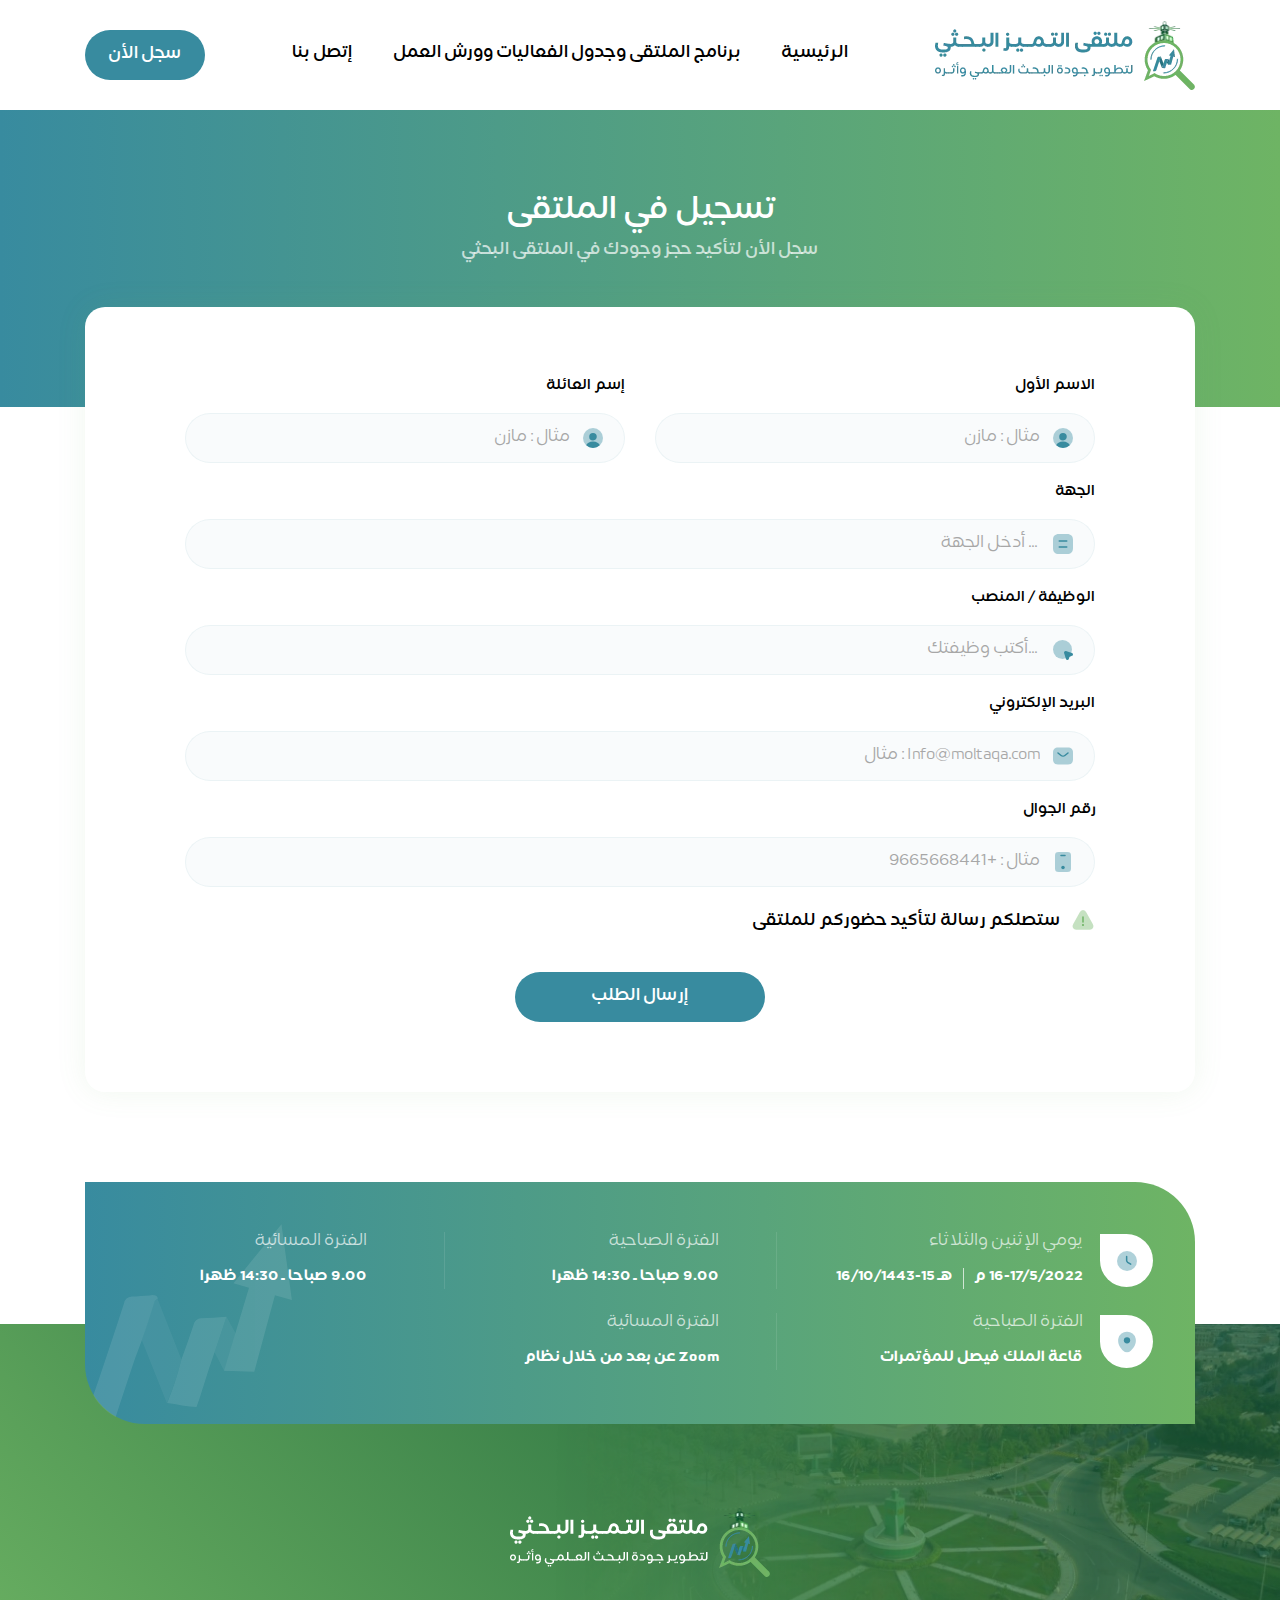
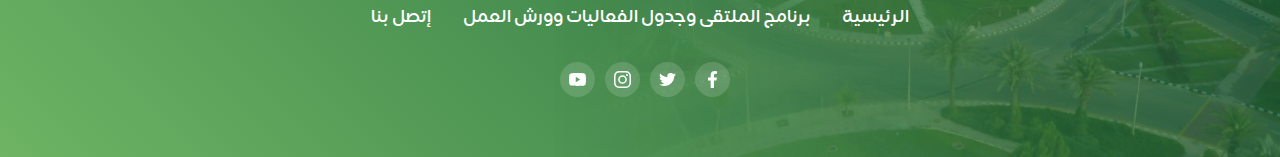
<file: login.html>
<!DOCTYPE html>
<html>
  <head>
    <meta charset="utf-8">
    <meta name="description" content="....">
    <meta name="author" content="misara adel">
    <meta name="viewport" content="width=device-width, initial-scale=1, shrink-to-fit=no">
    <title>ملتقى التميز البحثي</title>
    <link rel="shortcut icon" href="assets/images/icon.png" type="image/x-icon"/>
    <link rel="stylesheet" href="assets/css/lib/all.min.css">
    <link rel="stylesheet" href="assets/css/lib/animate.css">
    <link rel="stylesheet" href="assets/css/lib/bootstrap-rtl.min.css">
    <link rel="stylesheet" href="assets/css/lib/owl.carousel.min.css">
    <link rel="stylesheet" href="assets/css/lib/owl.theme.default.css">
    <link rel="stylesheet" href="assets/css/style.css">
  </head>
  <body>
    <nav class="navbar">
      <div class="container">
        <div class="content">
          <div class="hamburger">
            <span class="line"></span>
            <span class="line"></span>
            <span class="line"></span>
          </div>

          <a href="index.html" class="brand-name">
            <img src="assets/images/logo.webp" alt="">
          </a>

          <ul class="navbar-nav">
            <li class="nav-item">
              <a href="index.html" class="nav-link">
                الرئيسية
              </a>
            </li>

            <li class="nav-item">
              <a href="index.html" class="nav-link">
                برنامج الملتقى وجدول الفعاليات وورش العمل
              </a>
            </li>

            <li class="nav-item">
              <a href="contact.html" class="nav-link">
                إتصل بنا
              </a>
            </li>
          </ul>

          <div class="buttons-contain">
            <a href="login.html" class="custom-btn">
              سجل الأن
            </a>
          </div>
        </div>
      </div>
    </nav>

    <main>
      <section class="sub-header">
        <div class="container">
          <div class="content">
            <h1>تسجيل في الملتقى</h1>

            <p>
              سجل الأن لتأكيد حجز وجودك في الملتقى البحثي
            </p>
          </div>
        </div>
      </section>

      <section class="login">
        <div class="container">
          <form class="form-contain">
            <div class="row">
              <div class="col-lg-6 col-12">
                <div class="form-group">
                  <label>الاسم الأول</label>

                  <div class="from-input">
                    <img src="assets/images/user.svg" alt="">

                    <input type="text"  class="form-control" placeholder="مثال : مازن" />
                  </div>
                </div>
              </div>

              <div class="col-lg-6 col-12">
                <div class="form-group">
                  <label> إسم العائلة</label>

                  <div class="from-input">
                    <img src="assets/images/user.svg" alt="">

                    <input type="text"  class="form-control" placeholder="مثال : مازن" />
                  </div>
                </div>
              </div>

              <div class="col-12">
                <div class="form-group">
                  <label>الجهة</label>

                  <div class="from-input">
                    <img src="assets/images/destination.svg" alt="">

                    <input type="text"  class="form-control" placeholder=" ... أدخل الجهة" />
                  </div>
                </div>
              </div>

              <div class="col-12">
                <div class="form-group">
                  <label>الوظيفة / المنصب</label>

                  <div class="from-input">
                    <img src="assets/images/form_arrow.svg" alt="">

                    <input type="text"  class="form-control" placeholder=" ...أكتب وظيفتك" />
                  </div>
                </div>
              </div>

              <div class="col-12">
                <div class="form-group">
                  <label>البريد الإلكتروني</label>

                  <div class="from-input">
                    <img src="assets/images/email.svg" alt="">

                    <input type="text"  class="form-control" placeholder="Info@moltaqa.com : مثال" />
                  </div>
                </div>
              </div>

              <div class="col-12">
                <div class="form-group">
                  <label>رقم الجوال</label>

                  <div class="from-input">
                    <img src="assets/images/mobile.svg" alt="">

                    <input type="text"  class="form-control" placeholder="مثال : +9665668441" />
                  </div>
                </div>
              </div>

              <div class="col-12">
                <div class="flex-data">
                  <img src="assets/images/worn.svg" alt="">

                  <p>
                    ستصلكم رسالة لتأكيد حضوركم للملتقى
                  </p>
                </div>
              </div>

              <div class="buttons-contain">
                <a href="#" class="custom-btn">
                  إرسال الطلب
                </a>
              </div>
            </div>
          </form>
        </div>
      </section>

      <section class="time footer-time">
        <div class="container">
          <div class="content">
            <div class="row">
              <div class="col-lg-4 col-12 mb-4 border-shape">
                <div class="data">
                  <div class="image-content">
                    <img src="assets/images/time.svg" alt="">
                  </div>

                  <div class="data-contain">
                    <p>
                      يومي الإثنين والثلاثاء
                    </p>

                    <ul class="list">
                      <li>
                        16-17/5/2022 م
                      </li>

                      <li>
                        هـ 15-16/10/1443 
                      </li>
                    </ul>
                  </div>
                </div>
              </div>
              <div class="col-lg-4 col-12 mb-4 border-shape">
                <div class="data box">
                  <div class="data-contain">
                    <p>
                      الفترة الصباحية
                    </p>

                    <ul class="list">
                      <li>
                       9.00 صباحا  ـ  14:30 ظهرا
                      </li>
                    </ul>
                  </div>
                </div>
              </div>

              <div class="col-lg-4 col-12 mb-4 border-shape">
                <div class="data box">
                  <div class="data-contain">
                    <p>
                      الفترة المسائية
                    </p>

                    <ul class="list">
                      <li>
                       9.00 صباحا  ـ  14:30 ظهرا
                      </li>
                    </ul>
                  </div>
                </div>
              </div>

              <div class="col-lg-4 col-12 mb-4 border-shape">
                <div class="data">
                  <div class="image-content">
                    <img src="assets/images/location.svg" alt="">
                  </div>

                  <div class="data-contain">
                    <p>
                      الفترة الصباحية
                    </p>

                    <ul class="list">
                      <li>
                        قاعة الملك فيصل للمؤتمرات
                      </li>
                    </ul>
                  </div>
                </div>
              </div>

              <div class="col-lg-4 col-12 mb-4 border-shape">
                <div class="data box">
                  <div class="data-contain">
                    <p>
                      الفترة المسائية
                    </p>

                    <ul class="list">
                      <li>
                        Zoom عن بعد من خلال نظام
                      </li>
                    </ul>
                  </div>
                </div>
              </div>
            </div>
          </div>
        </div>
      </section>
    </main>

    <footer>
      <div class="container">
        <div class="row">
          <div class="col-lg-10 mx-auto">
            <div class="content">
              <a href="#" class="brand-name">
                <img src="assets/images/footer_logo.webp" alt="">
              </a>

              <ul class="footer-nav">
                <li>
                  <a href="#intro">
                    الرئيسية
                  </a>
                </li>
    
                <li>
                  <a href="#programs">
                    برنامج الملتقى وجدول الفعاليات وورش العمل
                  </a>
                </li>
    
                <li>
                  <a href="contact.html">
                    إتصل بنا
                  </a>
                </li>
              </ul>

              <ul class="social-media">
                <li>
                  <a href="#">
                    <img src="assets/images/facebook.svg" alt="">
                  </a>
                </li>

                <li>
                  <a href="#">
                    <img src="assets/images/twitter.svg" alt="">
                  </a>
                </li>

                <li>
                  <a href="#">
                    <img src="assets/images/instagram.svg" alt="">
                  </a>
                </li>

                <li>
                  <a href="#">
                    <img src="assets/images/youtube.svg" alt="">
                  </a>
                </li>
              </ul>
            </div>
          </div>
        </div>
      </div>
    </footer>
    
    <div class="progress-wrap ">
      <svg class="progress-circle svg-content" width="100%" height="100%" viewBox="-1 -1 102 102">
        <path d="M50,1 a49,49 0 0,1 0,98 a49,49 0 0,1 0,-98" style="transition: stroke-dashoffset 10ms linear 0s; stroke-dasharray: 307.919, 307.919; stroke-dashoffset: 220.587;"></path>
      </svg>
    </div>

    <script src="assets/js/lib/jquery4.js"></script>
    <script src="assets/js/lib/popper.js"></script>
    <script src="assets/js/lib/bootstrap.js"></script>
    <script src="assets/js/lib/owl.carousel.min.js"></script>
    <script src="assets/js/lib/wow.min.js"></script>
    <script src="assets/js/lib/back-to-top.js"></script>
    <script src="assets/js/main.js"></script>
  </body>
</html>
</file>
<file: assets/css/style.css>
@font-face {
  font-family: "ShamelFamily";
  src: url(../fonts/ShamelFamily/ShamelFamily-SansMedium.woff2);
  font-weight: 700;
}

@font-face {
  font-family: "ShamelFamily";
  src: url(../fonts/ShamelFamily/ShamelFamily-SansBook.woff2);
  font-weight: 500;
}

@font-face {
  font-family: "ShamelFamily";
  src: url(../fonts/ShamelFamily/ShamelFamily-SansBold.woff2);
  font-weight: 900;
}

* {
  margin: 0px;
  -webkit-box-sizing: border-box;
          box-sizing: border-box;
  font-family: "ShamelFamily" , sans-serif;
  scroll-behavior: smooth !important;
}

*::-moz-selection {
  background-color: #388B9F;
  color: #fff;
}

*::selection {
  background-color: #388B9F;
  color: #fff;
}

*::-webkit-scrollbar {
  width: 8px;
}

*::-webkit-scrollbar-track {
  background-color: #388B9F;
}

*::-webkit-scrollbar-thumb {
  background: -webkit-gradient(linear, left top, left bottom, from(#6EB464), to(#388B9F));
  background: linear-gradient(180deg, #6EB464, #388B9F);
  border-radius: 8px;
}

*::-webkit-scrollbar-thumb:hover {
  background: -webkit-gradient(linear, left top, left bottom, from(#388B9F), to(#6EB464));
  background: linear-gradient(180deg, #388B9F, #6EB464);
}

.overflowNone {
  overflow: hidden;
}

.btn:focus,
button:focus,
input:focus,
.form-control:focus {
  outline-width: 0px !important;
  outline-color: transparent !important;
  -webkit-box-shadow: 0 0 0 0 rgba(0, 0, 0, 0);
          box-shadow: 0 0 0 0 rgba(0, 0, 0, 0);
}

a {
  text-decoration: none !important;
}

ul {
  list-style: none;
  margin: 0px;
  padding: 0px;
}

.overflowNone {
  overflow: hidden;
}

.buttons-contain {
  display: -webkit-box;
  display: -ms-flexbox;
  display: flex;
  -webkit-box-align: center;
      -ms-flex-align: center;
          align-items: center;
  -ms-flex-line-pack: center;
      align-content: center;
}

.buttons-contain .custom-btn {
  width: 120px;
  height: 50px;
  border-radius: 25px;
  background-color: #388B9F;
  display: -webkit-box;
  display: -ms-flexbox;
  display: flex;
  -webkit-box-align: center;
      -ms-flex-align: center;
          align-items: center;
  -ms-flex-line-pack: center;
      align-content: center;
  -webkit-box-pack: center;
      -ms-flex-pack: center;
          justify-content: center;
  color: #fff;
  font-size: 16px;
  font-weight: 700;
  line-height: 21px;
  position: relative;
  z-index: 9;
  overflow: hidden;
}

.buttons-contain .custom-btn::after {
  content: '';
  position: absolute;
  width: 0%;
  height: 100%;
  background: -webkit-gradient(linear, left top, right top, from(#6EB464), to(#388B9F));
  background: linear-gradient(90deg, #6EB464, #388B9F);
  top: 0;
  left: 0;
  z-index: -1;
  -webkit-transition: all .3s linear;
  transition: all .3s linear;
}

.buttons-contain .custom-btn:hover::after {
  width: 100%;
}

.heading {
  width: 100%;
  text-align: center;
  margin-bottom: 89px;
}

.heading h1 {
  color: #000000;
  font-size: 30px;
  font-weight: 900;
  line-height: 45px;
  margin-bottom: 17px;
}

.heading p {
  color: #A7A7A7;
  font-size: 16px;
  font-weight: 700;
  line-height: 21px;
  margin: 0px;
}

.general-pattern {
  position: relative;
  z-index: 9;
}

.general-pattern::after {
  content: '';
  position: absolute;
  width: 100%;
  height: 100%;
  background: url("../images/pattern.svg") top right/contain no-repeat;
  top: 0;
  left: 0;
  z-index: -1;
}

.owl-theme .owl-nav {
  display: -webkit-box;
  display: -ms-flexbox;
  display: flex;
  -webkit-box-align: center;
      -ms-flex-align: center;
          align-items: center;
  -ms-flex-line-pack: center;
      align-content: center;
  -webkit-box-pack: center;
      -ms-flex-pack: center;
          justify-content: center;
  width: 100%;
}

.owl-theme .owl-nav button.owl-next,
.owl-theme .owl-nav button.owl-prev {
  width: 45px;
  height: 45px;
  background-color: #6EB464;
  display: -webkit-box;
  display: -ms-flexbox;
  display: flex;
  -webkit-box-align: center;
      -ms-flex-align: center;
          align-items: center;
  -ms-flex-line-pack: center;
      align-content: center;
  -webkit-box-pack: center;
      -ms-flex-pack: center;
          justify-content: center;
}

.owl-theme .owl-nav button.owl-next i,
.owl-theme .owl-nav button.owl-prev i {
  color: #fff;
  font-size: 15px;
}

.owl-theme .owl-nav button.owl-next:hover, .owl-theme .owl-nav button.owl-next:focus,
.owl-theme .owl-nav button.owl-prev:hover,
.owl-theme .owl-nav button.owl-prev:focus {
  background: -webkit-gradient(linear, left top, left bottom, from(#6EB464), to(#388B9F));
  background: linear-gradient(180deg, #6EB464, #388B9F);
}

.owl-theme .owl-nav button.owl-next {
  border-radius: 28px 0px 28px 28px;
}

.owl-theme .owl-nav button.owl-prev {
  border-radius: 0px 28px 28px;
}

.progress-wrap {
  position: fixed;
  left: 10px;
  bottom: 10px;
  height: 45px;
  width: 45px;
  cursor: pointer;
  display: block;
  border-radius: 50%;
  -webkit-box-shadow: inset 0 0 0 2px rgba(110, 180, 100, 0.2);
          box-shadow: inset 0 0 0 2px rgba(110, 180, 100, 0.2);
  opacity: 0;
  overflow: hidden;
  visibility: hidden;
  -webkit-transform: translateY(130%);
          transform: translateY(130%);
  z-index: 9998;
  -webkit-transition: all 200ms linear;
  transition: all 200ms linear;
}

.progress-wrap::after {
  content: '\f062';
  display: -webkit-box;
  display: -ms-flexbox;
  display: flex;
  -webkit-box-align: center;
      -ms-flex-align: center;
          align-items: center;
  -ms-flex-line-pack: center;
      align-content: center;
  -webkit-box-pack: center;
      -ms-flex-pack: center;
          justify-content: center;
  font-style: normal;
  font-variant: normal;
  text-rendering: auto;
  -webkit-font-smoothing: antialiased;
  position: absolute;
  font-size: 18px;
  color: #388B9F;
  left: 0;
  top: 0;
  height: 100%;
  width: 100%;
  font-family: "Font Awesome 5 Free";
  font-weight: 900;
}

.progress-wrap svg path {
  fill: #f8f8f8;
}

.progress-wrap svg.progress-circle path {
  stroke: #388B9F;
  stroke-width: 4;
  -webkit-box-sizing: border-box;
          box-sizing: border-box;
}

.progress-wrap.active-progress {
  opacity: 1;
  visibility: visible;
  -webkit-transform: translateY(0);
          transform: translateY(0);
}

@-webkit-keyframes bounce-in-fwd {
  0% {
    -webkit-transform: scale(0);
            transform: scale(0);
    -webkit-animation-timing-function: ease-in;
            animation-timing-function: ease-in;
    opacity: 0;
  }
  38% {
    -webkit-transform: scale(1);
            transform: scale(1);
    -webkit-animation-timing-function: ease-out;
            animation-timing-function: ease-out;
    opacity: 1;
  }
  55% {
    -webkit-transform: scale(0.7);
            transform: scale(0.7);
    -webkit-animation-timing-function: ease-in;
            animation-timing-function: ease-in;
  }
  72% {
    -webkit-transform: scale(1);
            transform: scale(1);
    -webkit-animation-timing-function: ease-out;
            animation-timing-function: ease-out;
  }
  81% {
    -webkit-transform: scale(0.84);
            transform: scale(0.84);
    -webkit-animation-timing-function: ease-in;
            animation-timing-function: ease-in;
  }
  89% {
    -webkit-transform: scale(1);
            transform: scale(1);
    -webkit-animation-timing-function: ease-out;
            animation-timing-function: ease-out;
  }
  95% {
    -webkit-transform: scale(0.95);
            transform: scale(0.95);
    -webkit-animation-timing-function: ease-in;
            animation-timing-function: ease-in;
  }
  100% {
    -webkit-transform: scale(1);
            transform: scale(1);
    -webkit-animation-timing-function: ease-out;
            animation-timing-function: ease-out;
  }
}

@keyframes bounce-in-fwd {
  0% {
    -webkit-transform: scale(0);
            transform: scale(0);
    -webkit-animation-timing-function: ease-in;
            animation-timing-function: ease-in;
    opacity: 0;
  }
  38% {
    -webkit-transform: scale(1);
            transform: scale(1);
    -webkit-animation-timing-function: ease-out;
            animation-timing-function: ease-out;
    opacity: 1;
  }
  55% {
    -webkit-transform: scale(0.7);
            transform: scale(0.7);
    -webkit-animation-timing-function: ease-in;
            animation-timing-function: ease-in;
  }
  72% {
    -webkit-transform: scale(1);
            transform: scale(1);
    -webkit-animation-timing-function: ease-out;
            animation-timing-function: ease-out;
  }
  81% {
    -webkit-transform: scale(0.84);
            transform: scale(0.84);
    -webkit-animation-timing-function: ease-in;
            animation-timing-function: ease-in;
  }
  89% {
    -webkit-transform: scale(1);
            transform: scale(1);
    -webkit-animation-timing-function: ease-out;
            animation-timing-function: ease-out;
  }
  95% {
    -webkit-transform: scale(0.95);
            transform: scale(0.95);
    -webkit-animation-timing-function: ease-in;
            animation-timing-function: ease-in;
  }
  100% {
    -webkit-transform: scale(1);
            transform: scale(1);
    -webkit-animation-timing-function: ease-out;
            animation-timing-function: ease-out;
  }
}

@-webkit-keyframes bounce-in-top {
  0% {
    -webkit-transform: translateY(-50px);
            transform: translateY(-50px);
    -webkit-animation-timing-function: ease-in;
            animation-timing-function: ease-in;
    opacity: 0;
  }
  38% {
    -webkit-transform: translateY(0);
            transform: translateY(0);
    -webkit-animation-timing-function: ease-out;
            animation-timing-function: ease-out;
    opacity: 1;
  }
  55% {
    -webkit-transform: translateY(-20px);
            transform: translateY(-20px);
    -webkit-animation-timing-function: ease-in;
            animation-timing-function: ease-in;
  }
  72% {
    -webkit-transform: translateY(0);
            transform: translateY(0);
    -webkit-animation-timing-function: ease-out;
            animation-timing-function: ease-out;
  }
  81% {
    -webkit-transform: translateY(-15px);
            transform: translateY(-15px);
    -webkit-animation-timing-function: ease-in;
            animation-timing-function: ease-in;
  }
  90% {
    -webkit-transform: translateY(0);
            transform: translateY(0);
    -webkit-animation-timing-function: ease-out;
            animation-timing-function: ease-out;
  }
  95% {
    -webkit-transform: translateY(-4px);
            transform: translateY(-4px);
    -webkit-animation-timing-function: ease-in;
            animation-timing-function: ease-in;
  }
  100% {
    -webkit-transform: translateY(0);
            transform: translateY(0);
    -webkit-animation-timing-function: ease-out;
            animation-timing-function: ease-out;
  }
}

@keyframes bounce-in-top {
  0% {
    -webkit-transform: translateY(-50px);
            transform: translateY(-50px);
    -webkit-animation-timing-function: ease-in;
            animation-timing-function: ease-in;
    opacity: 0;
  }
  38% {
    -webkit-transform: translateY(0);
            transform: translateY(0);
    -webkit-animation-timing-function: ease-out;
            animation-timing-function: ease-out;
    opacity: 1;
  }
  55% {
    -webkit-transform: translateY(-20px);
            transform: translateY(-20px);
    -webkit-animation-timing-function: ease-in;
            animation-timing-function: ease-in;
  }
  72% {
    -webkit-transform: translateY(0);
            transform: translateY(0);
    -webkit-animation-timing-function: ease-out;
            animation-timing-function: ease-out;
  }
  81% {
    -webkit-transform: translateY(-15px);
            transform: translateY(-15px);
    -webkit-animation-timing-function: ease-in;
            animation-timing-function: ease-in;
  }
  90% {
    -webkit-transform: translateY(0);
            transform: translateY(0);
    -webkit-animation-timing-function: ease-out;
            animation-timing-function: ease-out;
  }
  95% {
    -webkit-transform: translateY(-4px);
            transform: translateY(-4px);
    -webkit-animation-timing-function: ease-in;
            animation-timing-function: ease-in;
  }
  100% {
    -webkit-transform: translateY(0);
            transform: translateY(0);
    -webkit-animation-timing-function: ease-out;
            animation-timing-function: ease-out;
  }
}

@-webkit-keyframes bounce-in-left {
  0% {
    -webkit-transform: translateX(-30px);
            transform: translateX(-30px);
    -webkit-animation-timing-function: ease-in;
            animation-timing-function: ease-in;
    opacity: 0;
  }
  38% {
    -webkit-transform: translateX(0);
            transform: translateX(0);
    -webkit-animation-timing-function: ease-out;
            animation-timing-function: ease-out;
    opacity: 1;
  }
  55% {
    -webkit-transform: translateX(-20px);
            transform: translateX(-20px);
    -webkit-animation-timing-function: ease-in;
            animation-timing-function: ease-in;
  }
  72% {
    -webkit-transform: translateX(0);
            transform: translateX(0);
    -webkit-animation-timing-function: ease-out;
            animation-timing-function: ease-out;
  }
  81% {
    -webkit-transform: translateX(-10px);
            transform: translateX(-10px);
    -webkit-animation-timing-function: ease-in;
            animation-timing-function: ease-in;
  }
  90% {
    -webkit-transform: translateX(0);
            transform: translateX(0);
    -webkit-animation-timing-function: ease-out;
            animation-timing-function: ease-out;
  }
  95% {
    -webkit-transform: translateX(-4px);
            transform: translateX(-4px);
    -webkit-animation-timing-function: ease-in;
            animation-timing-function: ease-in;
  }
  100% {
    -webkit-transform: translateX(0);
            transform: translateX(0);
    -webkit-animation-timing-function: ease-out;
            animation-timing-function: ease-out;
  }
}

@keyframes bounce-in-left {
  0% {
    -webkit-transform: translateX(-30px);
            transform: translateX(-30px);
    -webkit-animation-timing-function: ease-in;
            animation-timing-function: ease-in;
    opacity: 0;
  }
  38% {
    -webkit-transform: translateX(0);
            transform: translateX(0);
    -webkit-animation-timing-function: ease-out;
            animation-timing-function: ease-out;
    opacity: 1;
  }
  55% {
    -webkit-transform: translateX(-20px);
            transform: translateX(-20px);
    -webkit-animation-timing-function: ease-in;
            animation-timing-function: ease-in;
  }
  72% {
    -webkit-transform: translateX(0);
            transform: translateX(0);
    -webkit-animation-timing-function: ease-out;
            animation-timing-function: ease-out;
  }
  81% {
    -webkit-transform: translateX(-10px);
            transform: translateX(-10px);
    -webkit-animation-timing-function: ease-in;
            animation-timing-function: ease-in;
  }
  90% {
    -webkit-transform: translateX(0);
            transform: translateX(0);
    -webkit-animation-timing-function: ease-out;
            animation-timing-function: ease-out;
  }
  95% {
    -webkit-transform: translateX(-4px);
            transform: translateX(-4px);
    -webkit-animation-timing-function: ease-in;
            animation-timing-function: ease-in;
  }
  100% {
    -webkit-transform: translateX(0);
            transform: translateX(0);
    -webkit-animation-timing-function: ease-out;
            animation-timing-function: ease-out;
  }
}

@-webkit-keyframes pulsecust {
  0% {
    -webkit-transform: scale(1);
            transform: scale(1);
  }
  50% {
    -webkit-transform: scale(1.4);
            transform: scale(1.4);
  }
  100% {
    -webkit-transform: scale(1);
            transform: scale(1);
  }
}

@keyframes pulsecust {
  0% {
    -webkit-transform: scale(1);
            transform: scale(1);
  }
  50% {
    -webkit-transform: scale(1.4);
            transform: scale(1.4);
  }
  100% {
    -webkit-transform: scale(1);
            transform: scale(1);
  }
}

@-webkit-keyframes pulse-shadow {
  100% {
    -webkit-box-shadow: 0 0 0 10px rgba(255, 102, 0, 0), 0 0 0 20px rgba(255, 102, 0, 0);
            box-shadow: 0 0 0 10px rgba(255, 102, 0, 0), 0 0 0 20px rgba(255, 102, 0, 0);
  }
}

@keyframes pulse-shadow {
  100% {
    -webkit-box-shadow: 0 0 0 10px rgba(255, 102, 0, 0), 0 0 0 20px rgba(255, 102, 0, 0);
            box-shadow: 0 0 0 10px rgba(255, 102, 0, 0), 0 0 0 20px rgba(255, 102, 0, 0);
  }
}

@-webkit-keyframes spinner {
  0% {
    -webkit-transform: rotate(0deg) scale3d(1, 1, 1);
            transform: rotate(0deg) scale3d(1, 1, 1);
  }
  100% {
    -webkit-transform: rotate(10deg) scale3d(1.5, 1.5, 1.5);
            transform: rotate(10deg) scale3d(1.5, 1.5, 1.5);
  }
}

@keyframes spinner {
  0% {
    -webkit-transform: rotate(0deg) scale3d(1, 1, 1);
            transform: rotate(0deg) scale3d(1, 1, 1);
  }
  100% {
    -webkit-transform: rotate(10deg) scale3d(1.5, 1.5, 1.5);
            transform: rotate(10deg) scale3d(1.5, 1.5, 1.5);
  }
}

@-webkit-keyframes pulse {
  0% {
    -webkit-transform: scale3d(1, 1, 1);
            transform: scale3d(1, 1, 1);
    opacity: 0;
  }
  50% {
    -webkit-transform: scale3d(0.8, 0.8, 0.8);
            transform: scale3d(0.8, 0.8, 0.8);
    opacity: .5;
  }
  100% {
    -webkit-transform: scale3d(1, 1, 1);
            transform: scale3d(1, 1, 1);
    opacity: 1;
  }
}

@keyframes pulse {
  0% {
    -webkit-transform: scale3d(1, 1, 1);
            transform: scale3d(1, 1, 1);
    opacity: 0;
  }
  50% {
    -webkit-transform: scale3d(0.8, 0.8, 0.8);
            transform: scale3d(0.8, 0.8, 0.8);
    opacity: .5;
  }
  100% {
    -webkit-transform: scale3d(1, 1, 1);
            transform: scale3d(1, 1, 1);
    opacity: 1;
  }
}

/*dropdown animation*/
@-webkit-keyframes dropdown-animate {
  0% {
    opacity: 0;
    -webkit-transform: rotateX(-90deg);
            transform: rotateX(-90deg);
  }
  50% {
    -webkit-transform: rotateX(20deg);
            transform: rotateX(20deg);
  }
  100% {
    opacity: 1;
    -webkit-transform: rotateX(0deg);
            transform: rotateX(0deg);
  }
}
@keyframes dropdown-animate {
  0% {
    opacity: 0;
    -webkit-transform: rotateX(-90deg);
            transform: rotateX(-90deg);
  }
  50% {
    -webkit-transform: rotateX(20deg);
            transform: rotateX(20deg);
  }
  100% {
    opacity: 1;
    -webkit-transform: rotateX(0deg);
            transform: rotateX(0deg);
  }
}

@-webkit-keyframes rotation {
  0% {
    -webkit-transform: rotate(0deg);
            transform: rotate(0deg);
  }
  50% {
    -webkit-transform: rotate(10deg);
            transform: rotate(10deg);
  }
  100% {
    -webkit-transform: rotate(0deg);
            transform: rotate(0deg);
  }
}

@keyframes rotation {
  0% {
    -webkit-transform: rotate(0deg);
            transform: rotate(0deg);
  }
  50% {
    -webkit-transform: rotate(10deg);
            transform: rotate(10deg);
  }
  100% {
    -webkit-transform: rotate(0deg);
            transform: rotate(0deg);
  }
}

@-webkit-keyframes spin {
  0% {
    -webkit-transform: rotate(0deg);
            transform: rotate(0deg);
  }
  100% {
    -webkit-transform: rotate(360deg);
            transform: rotate(360deg);
  }
}

@keyframes spin {
  0% {
    -webkit-transform: rotate(0deg);
            transform: rotate(0deg);
  }
  100% {
    -webkit-transform: rotate(360deg);
            transform: rotate(360deg);
  }
}

@-webkit-keyframes wave {
  0%,
  100% {
    -webkit-clip-path: polygon(0% 45%, 15% 44%, 32% 50%, 54% 60%, 70% 61%, 84% 59%, 100% 52%, 100% 100%, 0% 100%);
            clip-path: polygon(0% 45%, 15% 44%, 32% 50%, 54% 60%, 70% 61%, 84% 59%, 100% 52%, 100% 100%, 0% 100%);
  }
  50% {
    -webkit-clip-path: polygon(0% 60%, 16% 65%, 34% 66%, 51% 62%, 67% 50%, 84% 45%, 100% 46%, 100% 100%, 0% 100%);
            clip-path: polygon(0% 60%, 16% 65%, 34% 66%, 51% 62%, 67% 50%, 84% 45%, 100% 46%, 100% 100%, 0% 100%);
  }
}

@keyframes wave {
  0%,
  100% {
    -webkit-clip-path: polygon(0% 45%, 15% 44%, 32% 50%, 54% 60%, 70% 61%, 84% 59%, 100% 52%, 100% 100%, 0% 100%);
            clip-path: polygon(0% 45%, 15% 44%, 32% 50%, 54% 60%, 70% 61%, 84% 59%, 100% 52%, 100% 100%, 0% 100%);
  }
  50% {
    -webkit-clip-path: polygon(0% 60%, 16% 65%, 34% 66%, 51% 62%, 67% 50%, 84% 45%, 100% 46%, 100% 100%, 0% 100%);
            clip-path: polygon(0% 60%, 16% 65%, 34% 66%, 51% 62%, 67% 50%, 84% 45%, 100% 46%, 100% 100%, 0% 100%);
  }
}

@-webkit-keyframes niceAnimate {
  0% {
    -webkit-transform: scaleX(1);
            transform: scaleX(1);
  }
  50% {
    -webkit-transform: scaleX(0);
            transform: scaleX(0);
  }
  100% {
    -webkit-transform: scaleX(1);
            transform: scaleX(1);
  }
}

@keyframes niceAnimate {
  0% {
    -webkit-transform: scaleX(1);
            transform: scaleX(1);
  }
  50% {
    -webkit-transform: scaleX(0);
            transform: scaleX(0);
  }
  100% {
    -webkit-transform: scaleX(1);
            transform: scaleX(1);
  }
}

@-webkit-keyframes translation {
  0% {
    -webkit-transform: translateZ(0%);
            transform: translateZ(0%);
  }
  100% {
    -webkit-transform: translateZ(10%);
            transform: translateZ(10%);
  }
}

@keyframes translation {
  0% {
    -webkit-transform: translateZ(0%);
            transform: translateZ(0%);
  }
  100% {
    -webkit-transform: translateZ(10%);
            transform: translateZ(10%);
  }
}

@-webkit-keyframes rotate-scale-up {
  0% {
    -webkit-transform: scale(1) rotateZ(0);
    transform: scale(1) rotateZ(0);
  }
  50% {
    -webkit-transform: scale(2) rotateZ(180deg);
    transform: scale(2) rotateZ(180deg);
  }
  100% {
    -webkit-transform: scale(1) rotateZ(360deg);
    transform: scale(1) rotateZ(360deg);
  }
}

@keyframes rotate-scale-up {
  0% {
    -webkit-transform: scale(1) rotateZ(0);
    transform: scale(1) rotateZ(0);
  }
  50% {
    -webkit-transform: scale(2) rotateZ(180deg);
    transform: scale(2) rotateZ(180deg);
  }
  100% {
    -webkit-transform: scale(1) rotateZ(360deg);
    transform: scale(1) rotateZ(360deg);
  }
}

@-webkit-keyframes fadeInUp {
  from {
    opacity: 0;
    -webkit-transform: translate3d(0, 100%, 0);
            transform: translate3d(0, 100%, 0);
  }
  to {
    opacity: 1;
    -webkit-transform: none;
            transform: none;
  }
}

@keyframes fadeInUp {
  from {
    opacity: 0;
    -webkit-transform: translate3d(0, 100%, 0);
            transform: translate3d(0, 100%, 0);
  }
  to {
    opacity: 1;
    -webkit-transform: none;
            transform: none;
  }
}

@-webkit-keyframes fadeInLeft {
  from {
    opacity: 0;
    -webkit-transform: translate3d(-100%, 0, 0);
            transform: translate3d(-100%, 0, 0);
  }
  to {
    opacity: 1;
    -webkit-transform: none;
            transform: none;
  }
}

@keyframes fadeInLeft {
  from {
    opacity: 0;
    -webkit-transform: translate3d(-100%, 0, 0);
            transform: translate3d(-100%, 0, 0);
  }
  to {
    opacity: 1;
    -webkit-transform: none;
            transform: none;
  }
}

@-webkit-keyframes vibrate {
  0% {
    -webkit-transform: translate(0);
            transform: translate(0);
  }
  20% {
    -webkit-transform: translate(-10px, 10px);
            transform: translate(-10px, 10px);
  }
  40% {
    -webkit-transform: translate(-10px, -10px);
            transform: translate(-10px, -10px);
  }
  60% {
    -webkit-transform: translate(10px, 10px);
            transform: translate(10px, 10px);
  }
  80% {
    -webkit-transform: translate(10px, -10px);
            transform: translate(10px, -10px);
  }
  100% {
    -webkit-transform: translate(0);
            transform: translate(0);
  }
}

@keyframes vibrate {
  0% {
    -webkit-transform: translate(0);
            transform: translate(0);
  }
  20% {
    -webkit-transform: translate(-10px, 10px);
            transform: translate(-10px, 10px);
  }
  40% {
    -webkit-transform: translate(-10px, -10px);
            transform: translate(-10px, -10px);
  }
  60% {
    -webkit-transform: translate(10px, 10px);
            transform: translate(10px, 10px);
  }
  80% {
    -webkit-transform: translate(10px, -10px);
            transform: translate(10px, -10px);
  }
  100% {
    -webkit-transform: translate(0);
            transform: translate(0);
  }
}

@-webkit-keyframes translateX {
  0%,
  100% {
    -webkit-transform: translateX(2px);
            transform: translateX(2px);
  }
  50% {
    -webkit-transform: translateX(-2px);
            transform: translateX(-2px);
  }
}

@keyframes translateX {
  0%,
  100% {
    -webkit-transform: translateX(2px);
            transform: translateX(2px);
  }
  50% {
    -webkit-transform: translateX(-2px);
            transform: translateX(-2px);
  }
}

@-webkit-keyframes translateY {
  0%,
  100% {
    -webkit-transform: translateY(2px);
            transform: translateY(2px);
  }
  50% {
    -webkit-transform: translateY(-2px);
            transform: translateY(-2px);
  }
}

@keyframes translateY {
  0%,
  100% {
    -webkit-transform: translateY(2px);
            transform: translateY(2px);
  }
  50% {
    -webkit-transform: translateY(-2px);
            transform: translateY(-2px);
  }
}

@-webkit-keyframes flip-in-hor-bottom {
  0% {
    -webkit-transform: rotateX(80deg) translate(-50%, -50%);
            transform: rotateX(80deg) translate(-50%, -50%);
    opacity: 0;
  }
  100% {
    -webkit-transform: rotateX(0) translate(-50%, -50%);
            transform: rotateX(0) translate(-50%, -50%);
    opacity: 1;
  }
}

@keyframes flip-in-hor-bottom {
  0% {
    -webkit-transform: rotateX(80deg) translate(-50%, -50%);
            transform: rotateX(80deg) translate(-50%, -50%);
    opacity: 0;
  }
  100% {
    -webkit-transform: rotateX(0) translate(-50%, -50%);
            transform: rotateX(0) translate(-50%, -50%);
    opacity: 1;
  }
}

@-webkit-keyframes shadow {
  0% {
    -webkit-box-shadow: 0px 0px 35px -4px #00a4e6;
            box-shadow: 0px 0px 35px -4px #00a4e6;
    opacity: 0 !important;
  }
  100% {
    -webkit-box-shadow: 0px 0px 35px -4px rgba(0, 164, 230, 0);
            box-shadow: 0px 0px 35px -4px rgba(0, 164, 230, 0);
  }
}

@keyframes shadow {
  0% {
    -webkit-box-shadow: 0px 0px 35px -4px #00a4e6;
            box-shadow: 0px 0px 35px -4px #00a4e6;
    opacity: 0 !important;
  }
  100% {
    -webkit-box-shadow: 0px 0px 35px -4px rgba(0, 164, 230, 0);
            box-shadow: 0px 0px 35px -4px rgba(0, 164, 230, 0);
  }
}

@-webkit-keyframes rotate {
  0% {
    border-radius: 50% 60% 55% 40%;
  }
  25% {
    border-radius: 30% 10% 70% 20%;
  }
  50% {
    border-radius: 20% 40% 30% 60%;
  }
  75% {
    border-radius: 70% 20% 50% 30%;
  }
  100% {
    border-radius: 50% 60% 55% 40%;
  }
}

@keyframes rotate {
  0% {
    border-radius: 50% 60% 55% 40%;
  }
  25% {
    border-radius: 30% 10% 70% 20%;
  }
  50% {
    border-radius: 20% 40% 30% 60%;
  }
  75% {
    border-radius: 70% 20% 50% 30%;
  }
  100% {
    border-radius: 50% 60% 55% 40%;
  }
}

@-webkit-keyframes fadeInRight {
  0% {
    opacity: 0;
    -webkit-transform: translateX(-30px);
            transform: translateX(-30px);
  }
  100% {
    opacity: 1;
    -webkit-transform: translateX(0);
            transform: translateX(0);
  }
}

@keyframes fadeInRight {
  0% {
    opacity: 0;
    -webkit-transform: translateX(-30px);
            transform: translateX(-30px);
  }
  100% {
    opacity: 1;
    -webkit-transform: translateX(0);
            transform: translateX(0);
  }
}

@keyframes fadeInLeft {
  0% {
    opacity: 0;
    -webkit-transform: translateX(30px);
            transform: translateX(30px);
  }
  100% {
    opacity: 1;
    -webkit-transform: translateX(0);
            transform: translateX(0);
  }
}

@-webkit-keyframes move {
  25% {
    opacity: 1;
  }
  33% {
    opacity: 1;
    -webkit-transform: translateX(30px);
            transform: translateX(30px);
  }
  67% {
    opacity: 1;
    -webkit-transform: translateX(40px);
            transform: translateX(40px);
  }
  100% {
    opacity: 0;
    -webkit-transform: translateX(55px) scale3d(0.5, 0.5, 0.5);
            transform: translateX(55px) scale3d(0.5, 0.5, 0.5);
  }
}

@keyframes move {
  25% {
    opacity: 1;
  }
  33% {
    opacity: 1;
    -webkit-transform: translateX(30px);
            transform: translateX(30px);
  }
  67% {
    opacity: 1;
    -webkit-transform: translateX(40px);
            transform: translateX(40px);
  }
  100% {
    opacity: 0;
    -webkit-transform: translateX(55px) scale3d(0.5, 0.5, 0.5);
            transform: translateX(55px) scale3d(0.5, 0.5, 0.5);
  }
}

@-webkit-keyframes clip {
  0% {
    -webkit-clip-path: polygon(57% 41%, 100% 0, 52% 46%, 0 100%);
            clip-path: polygon(57% 41%, 100% 0, 52% 46%, 0 100%);
  }
  50% {
    -webkit-clip-path: polygon(57% 41%, 100% 0, 0 0, 0 100%);
            clip-path: polygon(57% 41%, 100% 0, 0 0, 0 100%);
  }
  100% {
    -webkit-clip-path: polygon(100% 100%, 100% 0, 0 0, 0 100%);
            clip-path: polygon(100% 100%, 100% 0, 0 0, 0 100%);
  }
}

@keyframes clip {
  0% {
    -webkit-clip-path: polygon(57% 41%, 100% 0, 52% 46%, 0 100%);
            clip-path: polygon(57% 41%, 100% 0, 52% 46%, 0 100%);
  }
  50% {
    -webkit-clip-path: polygon(57% 41%, 100% 0, 0 0, 0 100%);
            clip-path: polygon(57% 41%, 100% 0, 0 0, 0 100%);
  }
  100% {
    -webkit-clip-path: polygon(100% 100%, 100% 0, 0 0, 0 100%);
            clip-path: polygon(100% 100%, 100% 0, 0 0, 0 100%);
  }
}

@-webkit-keyframes sideClip {
  0% {
    -webkit-clip-path: polygon(0 0, 100% 0, 0 0, 0 100%);
            clip-path: polygon(0 0, 100% 0, 0 0, 0 100%);
  }
  50% {
    -webkit-clip-path: polygon(0 0, 100% 0, 0 100%, 0 100%);
            clip-path: polygon(0 0, 100% 0, 0 100%, 0 100%);
  }
  100% {
    -webkit-clip-path: polygon(0 0, 100% 0, 100% 100%, 0 100%);
            clip-path: polygon(0 0, 100% 0, 100% 100%, 0 100%);
  }
}

@keyframes sideClip {
  0% {
    -webkit-clip-path: polygon(0 0, 100% 0, 0 0, 0 100%);
            clip-path: polygon(0 0, 100% 0, 0 0, 0 100%);
  }
  50% {
    -webkit-clip-path: polygon(0 0, 100% 0, 0 100%, 0 100%);
            clip-path: polygon(0 0, 100% 0, 0 100%, 0 100%);
  }
  100% {
    -webkit-clip-path: polygon(0 0, 100% 0, 100% 100%, 0 100%);
            clip-path: polygon(0 0, 100% 0, 100% 100%, 0 100%);
  }
}

@-webkit-keyframes sideClip_2 {
  0% {
    -webkit-clip-path: polygon(50% 0%, 100% 0, 100% 60%, 100% 100%, 55% 100%, 31% 100%, 46% 68%, 70% 53%, 60% 26%);
            clip-path: polygon(50% 0%, 100% 0, 100% 60%, 100% 100%, 55% 100%, 31% 100%, 46% 68%, 70% 53%, 60% 26%);
  }
  50% {
    -webkit-clip-path: polygon(50% 0%, 100% 0, 100% 60%, 100% 100%, 55% 100%, 31% 100%, 46% 68%, 26% 33%, 11% 10%);
            clip-path: polygon(50% 0%, 100% 0, 100% 60%, 100% 100%, 55% 100%, 31% 100%, 46% 68%, 26% 33%, 11% 10%);
  }
  100% {
    -webkit-clip-path: polygon(0 0, 100% 0, 100% 60%, 100% 100%, 55% 100%, 0 100%, 0 59%, 0 31%, 0 14%);
            clip-path: polygon(0 0, 100% 0, 100% 60%, 100% 100%, 55% 100%, 0 100%, 0 59%, 0 31%, 0 14%);
  }
}

@keyframes sideClip_2 {
  0% {
    -webkit-clip-path: polygon(50% 0%, 100% 0, 100% 60%, 100% 100%, 55% 100%, 31% 100%, 46% 68%, 70% 53%, 60% 26%);
            clip-path: polygon(50% 0%, 100% 0, 100% 60%, 100% 100%, 55% 100%, 31% 100%, 46% 68%, 70% 53%, 60% 26%);
  }
  50% {
    -webkit-clip-path: polygon(50% 0%, 100% 0, 100% 60%, 100% 100%, 55% 100%, 31% 100%, 46% 68%, 26% 33%, 11% 10%);
            clip-path: polygon(50% 0%, 100% 0, 100% 60%, 100% 100%, 55% 100%, 31% 100%, 46% 68%, 26% 33%, 11% 10%);
  }
  100% {
    -webkit-clip-path: polygon(0 0, 100% 0, 100% 60%, 100% 100%, 55% 100%, 0 100%, 0 59%, 0 31%, 0 14%);
            clip-path: polygon(0 0, 100% 0, 100% 60%, 100% 100%, 55% 100%, 0 100%, 0 59%, 0 31%, 0 14%);
  }
}

@-webkit-keyframes toRightFromLeft {
  49% {
    -webkit-transform: translate(100%);
            transform: translate(100%);
  }
  50% {
    opacity: 0;
    -webkit-transform: translate(-100%);
            transform: translate(-100%);
  }
  51% {
    opacity: 1;
  }
}

@keyframes toRightFromLeft {
  49% {
    -webkit-transform: translate(100%);
            transform: translate(100%);
  }
  50% {
    opacity: 0;
    -webkit-transform: translate(-100%);
            transform: translate(-100%);
  }
  51% {
    opacity: 1;
  }
}

@-webkit-keyframes topBubbles {
  0% {
    background-position: 5% 90%, 10% 90%, 10% 90%, 15% 90%, 25% 90%, 25% 90%, 40% 90%, 55% 90%, 70% 90%;
  }
  50% {
    background-position: 0% 80%, 0% 20%, 10% 40%, 20% 0%, 30% 30%, 22% 50%, 50% 50%, 65% 20%, 90% 30%;
  }
  100% {
    background-position: 0% 70%, 0% 10%, 10% 30%, 20% -10%, 30% 20%, 22% 40%, 50% 40%, 65% 10%, 90% 20%;
    background-size: 0% 0%, 0% 0%, 0% 0%, 0% 0%, 0% 0%, 0% 0%;
  }
}

@keyframes topBubbles {
  0% {
    background-position: 5% 90%, 10% 90%, 10% 90%, 15% 90%, 25% 90%, 25% 90%, 40% 90%, 55% 90%, 70% 90%;
  }
  50% {
    background-position: 0% 80%, 0% 20%, 10% 40%, 20% 0%, 30% 30%, 22% 50%, 50% 50%, 65% 20%, 90% 30%;
  }
  100% {
    background-position: 0% 70%, 0% 10%, 10% 30%, 20% -10%, 30% 20%, 22% 40%, 50% 40%, 65% 10%, 90% 20%;
    background-size: 0% 0%, 0% 0%, 0% 0%, 0% 0%, 0% 0%, 0% 0%;
  }
}

@-webkit-keyframes bottomBubbles {
  0% {
    background-position: 10% -10%, 30% 10%, 55% -10%, 70% -10%, 85% -10%, 70% -10%, 70% 0%;
  }
  50% {
    background-position: 0% 80%, 20% 80%, 45% 60%, 60% 100%, 75% 70%, 95% 60%, 105% 0%;
  }
  100% {
    background-position: 0% 90%, 20% 90%, 45% 70%, 60% 110%, 75% 80%, 95% 70%, 110% 10%;
    background-size: 0% 0%, 0% 0%, 0% 0%, 0% 0%, 0% 0%, 0% 0%;
  }
}

@keyframes bottomBubbles {
  0% {
    background-position: 10% -10%, 30% 10%, 55% -10%, 70% -10%, 85% -10%, 70% -10%, 70% 0%;
  }
  50% {
    background-position: 0% 80%, 20% 80%, 45% 60%, 60% 100%, 75% 70%, 95% 60%, 105% 0%;
  }
  100% {
    background-position: 0% 90%, 20% 90%, 45% 70%, 60% 110%, 75% 80%, 95% 70%, 110% 10%;
    background-size: 0% 0%, 0% 0%, 0% 0%, 0% 0%, 0% 0%, 0% 0%;
  }
}

.navbar {
  width: 100%;
  background-color: #fff;
  padding: 20px 0px;
  position: fixed;
  top: 0;
  left: 0;
  z-index: 9999;
  -webkit-transition: all .3s linear;
  transition: all .3s linear;
}

.navbar.scrolled {
  padding: 10px 0px;
  -webkit-box-shadow: 0px 0px 10px rgba(110, 180, 100, 0.1);
          box-shadow: 0px 0px 10px rgba(110, 180, 100, 0.1);
}

.navbar.scrolled .brand-name img {
  height: 50px;
}

.navbar .content {
  width: 100%;
  display: -webkit-box;
  display: -ms-flexbox;
  display: flex;
  -webkit-box-align: center;
      -ms-flex-align: center;
          align-items: center;
  -ms-flex-line-pack: center;
      align-content: center;
  -webkit-box-pack: justify;
      -ms-flex-pack: justify;
          justify-content: space-between;
}

.navbar .content .hamburger {
  display: none;
}

.navbar .content .hamburger .line {
  width: 30px;
  height: 3px;
  background: linear-gradient(45deg, #388B9F 0%, #6EB464 100%);
  display: block;
  margin: 8px auto;
  -webkit-transition: all 0.3s ease-in-out;
  transition: all 0.3s ease-in-out;
}

.navbar .content .hamburger.active {
  -webkit-transition: all 0.3s ease-in-out;
  transition: all 0.3s ease-in-out;
  -webkit-transition-delay: 0.6s;
          transition-delay: 0.6s;
  -webkit-transform: rotate(45deg);
          transform: rotate(45deg);
}

.navbar .content .hamburger.active .line:nth-child(2) {
  width: 0px;
}

.navbar .content .hamburger.active .line:nth-child(1), .navbar .content .hamburger.active .line:nth-child(3) {
  -webkit-transition-delay: 0.3s;
          transition-delay: 0.3s;
}

.navbar .content .hamburger.active .line:nth-child(1) {
  -webkit-transform: translateY(6.5px);
          transform: translateY(6.5px);
}

.navbar .content .hamburger.active .line:nth-child(3) {
  -webkit-transform: translateY(-15px) rotate(90deg);
          transform: translateY(-15px) rotate(90deg);
}

.navbar .content .brand-name img {
  width: 260px;
  height: 70px;
  -o-object-fit: contain;
     object-fit: contain;
  -webkit-transition: all .3s linear;
  transition: all .3s linear;
}

.navbar .content .navbar-nav {
  -webkit-box-orient: horizontal;
  -webkit-box-direction: normal;
      -ms-flex-direction: row;
          flex-direction: row;
}

.navbar .content .navbar-nav .nav-item {
  -webkit-margin-end: 40px;
          margin-inline-end: 40px;
}

.navbar .content .navbar-nav .nav-item:last-child {
  margin: 0px !important;
}

.navbar .content .navbar-nav .nav-item .nav-link {
  font-size: 16px;
  font-weight: 700;
  color: #000;
}

.navbar .content .navbar-nav .nav-item .nav-link:hover {
  background: -webkit-linear-gradient(90deg, #6EB464, #388B9F);
  -webkit-background-clip: text;
  -webkit-text-fill-color: transparent;
}

header {
  width: 100%;
  background-color: #000;
  position: relative;
  overflow: hidden;
  padding: 200px 0px 140px 0px;
  z-index: 9;
}

header::after {
  content: '';
  position: absolute;
  width: 100%;
  height: 100%;
  background: url("../images/intro.webp") center/cover no-repeat;
  top: 0;
  left: 0;
  z-index: -1;
  -webkit-animation: pulsecust 10s linear infinite forwards;
          animation: pulsecust 10s linear infinite forwards;
}

header .content {
  width: 100%;
  display: -webkit-box;
  display: -ms-flexbox;
  display: flex;
  -webkit-box-orient: vertical;
  -webkit-box-direction: normal;
      -ms-flex-direction: column;
          flex-direction: column;
  -webkit-box-pack: center;
      -ms-flex-pack: center;
          justify-content: center;
  -webkit-box-align: center;
      -ms-flex-align: center;
          align-items: center;
  -ms-flex-line-pack: center;
      align-content: center;
  text-align: center;
}

header .content p {
  color: #6EB464;
  font-size: 16px;
  font-weight: 900;
  line-height: 21px;
  margin-bottom: 0px;
}

header .content h1 {
  color: #fff;
  font-size: 30px;
  font-weight: 900;
  line-height: 45px;
  margin: 21px 0px 26px 0px;
}

header .content h2 {
  color: rgba(255, 255, 255, 0.7);
  font-size: 16px;
  font-weight: 700;
  line-height: 21px;
  margin-bottom: 0px;
}

header .content h3 {
  color: #6EB464;
  font-size: 20px;
  font-weight: 900;
  line-height: 27px;
  margin: 19px 0px 34px 0px;
}

header .content .logos {
  display: -webkit-box;
  display: -ms-flexbox;
  display: flex;
  -webkit-box-align: center;
      -ms-flex-align: center;
          align-items: center;
  -ms-flex-line-pack: center;
      align-content: center;
  margin-bottom: 34px;
}

header .content .logos li {
  -webkit-margin-end: 41px;
          margin-inline-end: 41px;
}

header .content .logos li:last-child {
  margin: 0px !important;
}

header .content .logos li img {
  width: 90px;
  height: 48px;
  -o-object-fit: contain;
     object-fit: contain;
  -o-object-position: center;
     object-position: center;
  -webkit-transition: all .3s linear;
  transition: all .3s linear;
}

header .content .logos li img:hover {
  -webkit-transform: scale(1.2);
          transform: scale(1.2);
}

.sub-header {
  width: 100%;
  padding: 201px 0px 140px;
  background: -webkit-gradient(linear, right top, left top, from(#6EB464), to(#388B9F));
  background: linear-gradient(-90deg, #6EB464, #388B9F);
}

.sub-header.min-header {
  padding-bottom: 70px !important;
}

.sub-header .content {
  text-align: center;
}

.sub-header .content h1 {
  color: #fff;
  font-size: 30px;
  font-weight: 700;
  line-height: 25px;
  margin-bottom: 10px;
}

.sub-header .content p {
  color: rgba(255, 255, 255, 0.7);
  font-size: 16px;
  font-weight: 700;
  line-height: 31px;
  margin: 0px;
}

.login {
  width: 100%;
  background: transparent;
  padding-bottom: 90px !important;
}

.login .form-contain {
  position: relative;
  margin-top: -100px;
}

.login .flex-data {
  width: 100%;
  display: -webkit-box;
  display: -ms-flexbox;
  display: flex;
  -ms-flex-line-pack: center;
      align-content: center;
  -webkit-box-align: center;
      -ms-flex-align: center;
          align-items: center;
  margin-bottom: 20px;
}

.login .flex-data img {
  width: 24px;
  height: 24px;
  -o-object-fit: contain;
     object-fit: contain;
  -webkit-margin-end: 10px;
          margin-inline-end: 10px;
}

.login .flex-data p {
  color: #000;
  font-size: 16px;
  font-weight: 700;
  line-height: 19px;
  margin: 0px;
  padding-top: 6px;
}

.form-contain {
  width: 100%;
  padding: 70px 100px;
  background-color: #fff;
  -webkit-box-shadow: 0px 0px 30px rgba(110, 180, 100, 0.1);
          box-shadow: 0px 0px 30px rgba(110, 180, 100, 0.1);
  border-radius: 20px;
}

.form-contain .form-group {
  width: 100%;
  margin-bottom: 20px !important;
}

.form-contain .form-group label {
  display: block;
  color: #000;
  font-size: 14px;
  font-weight: 700;
  margin-bottom: 15px;
}

.form-contain .form-group .from-input {
  width: 100%;
  height: 50px;
  position: relative;
}

.form-contain .form-group .from-input.textarea {
  height: 100px !important;
}

.form-contain .form-group .from-input.textarea img {
  top: 15px !important;
}

.form-contain .form-group .from-input.textarea .form-control {
  padding-top: 18px !important;
}

.form-contain .form-group .from-input img {
  width: 24px;
  height: 24px;
  -o-object-fit: contain;
     object-fit: contain;
  position: absolute;
  top: calc(50% - 12px);
  right: 20px;
}

.form-contain .form-group .from-input .form-control {
  width: 100%;
  height: 100%;
  border-radius: 25px;
  background-color: rgba(56, 139, 159, 0.03);
  border: 1px solid rgba(56, 139, 159, 0.1);
  -webkit-padding-start: 54px;
          padding-inline-start: 54px;
  color: #000;
  font-size: 16px;
  -webkit-transition: all .3s linear;
  transition: all .3s linear;
  resize: none;
  font-weight: 500;
}

.form-contain .form-group .from-input .form-control::-webkit-input-placeholder {
  color: #A7A7A7;
  font-size: 16px;
  font-weight: 500;
  line-height: 19px;
}

.form-contain .form-group .from-input .form-control:-ms-input-placeholder {
  color: #A7A7A7;
  font-size: 16px;
  font-weight: 500;
  line-height: 19px;
}

.form-contain .form-group .from-input .form-control::-ms-input-placeholder {
  color: #A7A7A7;
  font-size: 16px;
  font-weight: 500;
  line-height: 19px;
}

.form-contain .form-group .from-input .form-control::placeholder {
  color: #A7A7A7;
  font-size: 16px;
  font-weight: 500;
  line-height: 19px;
}

.form-contain .form-group .from-input .form-control:hover, .form-contain .form-group .from-input .form-control:focus {
  border-color: #388B9F;
}

.form-contain .buttons-contain {
  width: 100%;
  margin-top: 20px;
  -webkit-box-pack: center !important;
      -ms-flex-pack: center !important;
          justify-content: center !important;
}

.form-contain .buttons-contain a {
  width: 250px !important;
  background-color: #388B9F;
  border-radius: 25px !important;
}

.contact {
  width: 100%;
  padding: 90px 0px 75px !important;
}

.contact .contact-data {
  width: 100%;
  padding: 44px 35px;
  background: url("../images/contact.webp") center/cover no-repeat;
  border-radius: 20px;
  -webkit-box-shadow: 0px 0px 30px rgba(110, 180, 100, 0.1);
          box-shadow: 0px 0px 30px rgba(110, 180, 100, 0.1);
}

.contact .contact-data .box {
  width: 100%;
  display: -webkit-box;
  display: -ms-flexbox;
  display: flex;
  -webkit-box-orient: vertical;
  -webkit-box-direction: normal;
      -ms-flex-direction: column;
          flex-direction: column;
  -webkit-box-pack: center;
      -ms-flex-pack: center;
          justify-content: center;
  -ms-flex-line-pack: center;
      align-content: center;
  -webkit-box-align: center;
      -ms-flex-align: center;
          align-items: center;
  padding: 40px 0px;
  border-bottom: 1px solid rgba(255, 255, 255, 0.1);
}

.contact .contact-data .box:first-child {
  padding-top: 0px !important;
}

.contact .contact-data .box:last-child {
  padding-bottom: 0px !important;
  border-bottom: 0px !important;
}

.contact .contact-data .box img {
  width: 50px;
  height: 50px;
  -o-object-fit: contain;
     object-fit: contain;
  margin-bottom: 20px;
  -webkit-transition: all .3s linear;
  transition: all .3s linear;
}

.contact .contact-data .box p {
  color: #fff;
  text-align: center;
  font-size: 16px;
  font-weight: 900;
  line-height: 19px;
}

.contact .contact-data .box:hover img {
  -webkit-transform: translateY(-10px);
          transform: translateY(-10px);
}

.time {
  width: 100%;
  position: relative;
}

.time .content {
  width: 100%;
  padding: 50px 42px 30px 42px;
  background: -webkit-gradient(linear, right top, left top, from(#6EB464), to(#388B9F));
  background: linear-gradient(-90deg, #6EB464, #388B9F);
  border-radius: 0px 60px 0px 60px;
  margin-top: -80px;
  position: relative;
  z-index: 999;
}

.time .content::after {
  content: '';
  position: absolute;
  width: 100%;
  height: 100%;
  background: url("../images/time_mask.svg") bottom left/contain no-repeat;
  bottom: 0;
  left: 0;
  z-index: -1;
}

.time .content .data {
  display: -webkit-box;
  display: -ms-flexbox;
  display: flex;
  -webkit-box-align: center;
      -ms-flex-align: center;
          align-items: center;
  -ms-flex-line-pack: center;
      align-content: center;
  -webkit-box-pack: justify;
      -ms-flex-pack: justify;
          justify-content: space-between;
  -webkit-transition: all .3s linear;
  transition: all .3s linear;
}

.time .content .data .image-content {
  width: 53px;
  height: 53px;
  background-color: #fff;
  display: -webkit-box;
  display: -ms-flexbox;
  display: flex;
  -webkit-box-align: center;
      -ms-flex-align: center;
          align-items: center;
  -ms-flex-line-pack: center;
      align-content: center;
  -webkit-box-pack: center;
      -ms-flex-pack: center;
          justify-content: center;
  border-radius: 0px 28px 28px;
  -webkit-transition: all .2s linear;
  transition: all .2s linear;
}

.time .content .data .image-content img {
  width: 24px;
  height: 24px;
  -o-object-fit: contain;
     object-fit: contain;
}

.time .content .data .image-content:hover {
  border-radius: 28px;
}

.time .content .data .data-contain {
  width: calc(100% - 70px);
}

.time .content .data .data-contain p {
  font-size: 16px;
  font-weight: 500;
  line-height: 21px;
  color: rgba(255, 255, 255, 0.7);
  margin-bottom: 15px;
}

.time .content .data .data-contain .list {
  display: -webkit-box;
  display: -ms-flexbox;
  display: flex;
  -webkit-box-align: center;
      -ms-flex-align: center;
          align-items: center;
  -ms-flex-line-pack: center;
      align-content: center;
}

.time .content .data .data-contain .list li {
  padding: 0px 10px;
  font-size: 14px;
  font-weight: 900;
  color: #fff;
  line-height: 21px;
}

.time .content .data .data-contain .list li:first-child {
  -webkit-padding-start: 0px !important;
          padding-inline-start: 0px !important;
}

.time .content .data .data-contain .list li:nth-child(2) {
  -webkit-padding-end: 0px !important;
          padding-inline-end: 0px !important;
  -webkit-border-start: 1px solid rgba(255, 255, 255, 0.7);
          border-inline-start: 1px solid rgba(255, 255, 255, 0.7);
}

.time .content .data.box {
  width: 80%;
  margin: auto !important;
}

.time .content .data.box .data-contain {
  width: 100% !important;
}

.time .content .data:hover {
  -webkit-transform: translateY(-10px);
          transform: translateY(-10px);
}

.time .content .data:hover p {
  color: rgba(255, 255, 255, 0.9);
}

.time .content .border-shape {
  position: relative;
  z-index: 9;
}

.time .content .border-shape::after {
  content: '';
  position: absolute;
  width: 1px;
  height: 100%;
  background-color: rgba(255, 255, 255, 0.1);
  top: 0%;
  left: -40px;
  z-index: -1;
}

.time .content .border-shape:nth-child(3)::after, .time .content .border-shape:last-child::after {
  display: none;
}

.time .content .border-shape:nth-child(2)::after {
  left: -20px !important;
}

.time .content .border-shape:nth-child(2), .time .content .border-shape:last-child, .time .content .border-shape:nth-child(3) {
  -webkit-padding-start: 70px;
          padding-inline-start: 70px;
}

.time.footer-time .content {
  margin-top: 0px !important;
  margin-bottom: -100px !important;
}

.about {
  width: 100%;
  padding: 90px 0px;
  background-color: #fff;
}

.about .content {
  width: 100%;
  -webkit-box-shadow: 0px 0px 50px rgba(110, 180, 100, 0.1);
          box-shadow: 0px 0px 50px rgba(110, 180, 100, 0.1);
  border-radius: 0px 0px 255px 0px;
  background-color: #fff;
  overflow: hidden;
}

.about .content .image-content {
  width: 100%;
  height: 450px;
  position: relative;
}

.about .content .image-content img {
  width: 90%;
  height: 100%;
  -o-object-fit: cover;
     object-fit: cover;
  border-radius: 255px 0px 255px 0px;
}

.about .content .image-content .image-data {
  width: 279px;
  padding: 42px 30px;
  background-color: #388B9F;
  border-radius: 60px 0px 60px 0px;
  -webkit-animation: translateY 1s linear infinite;
          animation: translateY 1s linear infinite;
  position: absolute;
  left: 0;
  top: calc(50% - 100px);
}

.about .content .image-content .image-data h1 {
  color: #fff;
  font-size: 30px;
  font-weight: 900;
  line-height: 45px;
  margin-bottom: 22px;
}

.about .content .image-content .image-data p {
  color: rgba(255, 255, 255, 0.7);
  font-size: 16px;
  font-weight: 500;
  line-height: 25px;
  margin: 0px;
}

.about .content .about-data {
  width: 100%;
  padding: 47px 40px;
  height: 450px;
  overflow-y: scroll;
  overflow-x: hidden;
}

.about .content .about-data p {
  color: #000;
  font-size: 16px;
  font-weight: 500;
  line-height: 25px;
  margin: 0px;
  text-align: justify;
}

.objectives {
  width: 100%;
}

.objectives .box {
  width: 100%;
  height: 100%;
  padding: 17px 27px 50px;
  background-color: #fff;
  border-radius: 0px 20px 20px;
  border: 1px solid rgba(56, 139, 159, 0.1);
  position: relative;
  z-index: 9;
  -webkit-transition: all .3s linear;
  transition: all .3s linear;
}

.objectives .box::after {
  content: '';
  position: absolute;
  width: 100%;
  height: 0px;
  background: -webkit-gradient(linear, left top, left bottom, from(#6EB464), to(#388B9F));
  background: linear-gradient(-180deg, #6EB464, #388B9F);
  border-radius: 0px 20px 20px;
  top: 0;
  left: 0;
  z-index: -1;
  -webkit-transition: all .3s linear;
  transition: all .3s linear;
}

.objectives .box .number {
  font-size: 40px;
  font-weight: 900;
  line-height: 25px;
  color: rgba(56, 139, 159, 0.2);
  margin: 0px;
  display: block;
}

.objectives .box .image-content {
  width: 100%;
  display: -webkit-box;
  display: -ms-flexbox;
  display: flex;
  -webkit-box-pack: center;
      -ms-flex-pack: center;
          justify-content: center;
  -webkit-box-align: center;
      -ms-flex-align: center;
          align-items: center;
  -ms-flex-line-pack: center;
      align-content: center;
}

.objectives .box .image-content img {
  width: 80px;
  height: 80px;
  -o-object-fit: contain;
     object-fit: contain;
  margin: auto;
}

.objectives .box p {
  font-size: 16px;
  font-weight: 900;
  line-height: 25px;
  color: #000;
  text-align: center;
  margin: 25px 0px 0px;
}

.objectives .box:hover {
  -webkit-transform: translateY(-10px);
          transform: translateY(-10px);
}

.objectives .box:hover::after {
  height: 100%;
}

.objectives .box:hover p {
  color: #fff;
}

.objectives .box:hover .number {
  color: rgba(255, 255, 255, 0.2);
}

.care {
  width: 100%;
  padding: 90px 0px;
  position: relative;
  z-index: 9;
}

.care::after {
  height: calc(100% - 90px);
  top: 90px;
  -webkit-transform: scaleX(-1);
          transform: scaleX(-1);
}

.care .flex-box {
  width: 100%;
  display: -webkit-box;
  display: -ms-flexbox;
  display: flex;
  -webkit-box-align: center;
      -ms-flex-align: center;
          align-items: center;
  -ms-flex-line-pack: center;
      align-content: center;
  -webkit-box-pack: justify;
      -ms-flex-pack: justify;
          justify-content: space-between;
  background-color: #fff;
  -webkit-transition: all .3s linear;
  transition: all .3s linear;
  height: 100%;
}

.care .flex-box .image-content {
  width: 209px;
  height: 332px;
  border-radius: 0px 60px 0px 0px;
  overflow: hidden;
}

.care .flex-box .image-content img {
  width: 100%;
  height: 100%;
  -o-object-fit: cover;
     object-fit: cover;
  -o-object-position: top;
     object-position: top;
}

.care .flex-box .content {
  width: calc(100% - 227px);
  height: 100%;
  display: -webkit-box;
  display: -ms-flexbox;
  display: flex;
  -webkit-box-orient: vertical;
  -webkit-box-direction: normal;
      -ms-flex-direction: column;
          flex-direction: column;
  -webkit-box-pack: center;
      -ms-flex-pack: center;
          justify-content: center;
  -webkit-box-align: center;
      -ms-flex-align: center;
          align-items: center;
  -ms-flex-line-pack: center;
      align-content: center;
  text-align: center;
  padding: 20px 30px;
  background-color: #F6F6F6;
  border-radius: 0px 0px 0px 60px;
}

.care .flex-box .content .name {
  margin: 0px;
  width: 150px;
  height: 50px;
  background-color: #388B9F;
  color: #fff;
  font-size: 16px;
  font-weight: 500;
  display: -webkit-box;
  display: -ms-flexbox;
  display: flex;
  -webkit-box-align: center;
      -ms-flex-align: center;
          align-items: center;
  -ms-flex-line-pack: center;
      align-content: center;
  -webkit-box-pack: center;
      -ms-flex-pack: center;
          justify-content: center;
  border-radius: 0px 25px;
}

.care .flex-box .content h2 {
  color: #000;
  font-size: 20px;
  font-weight: 900;
  margin: 20px 0px;
}

.care .flex-box .content .title {
  color: #A7A7A7;
  font-size: 16px;
  font-weight: 500;
  margin: 0px;
}

.care .flex-box:hover {
  -webkit-transform: translateY(-10px);
          transform: translateY(-10px);
}

.care .flex-box:hover h2 {
  background: -webkit-linear-gradient(180deg, #6EB464, #388B9F);
  -webkit-background-clip: text;
  -webkit-text-fill-color: transparent;
}

.care .box {
  width: 100%;
  -webkit-transition: all .3s linear;
  transition: all .3s linear;
}

.care .box .image-content {
  width: 100%;
  height: 200px;
  border-radius: 20px;
  border: 1px solid rgba(56, 139, 159, 0.1);
  overflow: hidden;
}

.care .box .image-content img {
  width: 100%;
  height: 100%;
  -o-object-fit: cover;
     object-fit: cover;
  -o-object-position: top;
     object-position: top;
}

.care .box .content {
  width: 100%;
  display: -webkit-box;
  display: -ms-flexbox;
  display: flex;
  -webkit-box-orient: vertical;
  -webkit-box-direction: normal;
      -ms-flex-direction: column;
          flex-direction: column;
  -webkit-box-pack: center;
      -ms-flex-pack: center;
          justify-content: center;
  -webkit-box-align: center;
      -ms-flex-align: center;
          align-items: center;
  -ms-flex-line-pack: center;
      align-content: center;
  text-align: center;
}

.care .box .content .name {
  margin: 0px;
  width: 150px;
  height: 50px;
  background-color: #6EB464;
  color: #fff;
  font-size: 16px;
  font-weight: 500;
  border-radius: 0px 25px;
  display: -webkit-box;
  display: -ms-flexbox;
  display: flex;
  -webkit-box-align: center;
      -ms-flex-align: center;
          align-items: center;
  -ms-flex-line-pack: center;
      align-content: center;
  -webkit-box-pack: center;
      -ms-flex-pack: center;
          justify-content: center;
  margin-top: -30px;
}

.care .box .content h2 {
  color: #000;
  font-size: 20px;
  font-weight: 900;
  margin: 20px 0px;
}

.care .box .content .title {
  color: #A7A7A7;
  font-size: 16px;
  font-weight: 500;
  margin: 0px;
}

.care .box:hover {
  -webkit-transform: translateY(-10px);
          transform: translateY(-10px);
}

.care .box:hover h2 {
  background: -webkit-linear-gradient(180deg, #6EB464, #388B9F);
  -webkit-background-clip: text;
  -webkit-text-fill-color: transparent;
}

.talk {
  width: 100%;
  padding-bottom: 70px;
}

.talk .heading {
  margin-bottom: 60px !important;
}

.talk .owl-stage-outer {
  padding: 20px 0px;
}

.talk .owl-item, .talk .owl-carousel, .talk .owl-stage-outer, .talk .owl-stage {
  height: 100%;
}

.talk .item {
  width: 100%;
  padding: 18px 18px;
  background-color: #fff;
  border-radius: 0px 60px;
  -webkit-box-shadow: 0px 20px 30px rgba(110, 180, 100, 0.05);
          box-shadow: 0px 20px 30px rgba(110, 180, 100, 0.05);
  display: -webkit-box;
  display: -ms-flexbox;
  display: flex;
  height: 100%;
  -webkit-box-align: center;
      -ms-flex-align: center;
          align-items: center;
  -ms-flex-line-pack: center;
      align-content: center;
  -webkit-box-orient: vertical;
  -webkit-box-direction: normal;
      -ms-flex-direction: column;
          flex-direction: column;
  -webkit-box-pack: center;
      -ms-flex-pack: center;
          justify-content: center;
  position: relative;
  z-index: 9;
  -webkit-transition: -webkit-transform .4s linear;
  transition: -webkit-transform .4s linear;
  transition: transform .4s linear;
  transition: transform .4s linear, -webkit-transform .4s linear;
}

.talk .item::after {
  content: '';
  position: absolute;
  width: 20px;
  height: 20px;
  border-radius: 3px;
  bottom: 0px;
  right: 25px;
  z-index: -1;
  -webkit-transform: rotate(45deg) translateY(-10px);
          transform: rotate(45deg) translateY(-10px);
  z-index: -1;
  -webkit-transition: all .2s ease;
  transition: all .2s ease;
}

.talk .item p {
  color: #000;
  font-size: 16px;
  font-weight: 900;
  line-height: 25px;
  margin: 0px;
}

.talk .item p.ltr {
  text-align: left !important;
}

.talk .item:hover {
  background: linear-gradient(-45deg, #6EB464, #388B9F);
  -webkit-transform: translateY(-10px);
          transform: translateY(-10px);
}

.talk .item:hover::after {
  bottom: -17px;
  background-color: #6EB464;
}

.talk .item:hover p {
  color: #fff;
}

.people-say {
  width: 100%;
  padding: 70px 0px 90px !important;
  background-color: #fff;
}

.people-say .content {
  width: 100%;
  padding: 50px 48px 35px 48px;
  background-color: rgba(110, 180, 100, 0.06);
  border-radius: 0px 60px;
  border: 1px solid rgba(110, 180, 100, 0.1);
}

.people-say .content .border-shape {
  position: relative;
  z-index: 9;
}

.people-say .content .border-shape::after {
  content: '';
  position: absolute;
  width: 1px;
  height: 100%;
  background-color: rgba(56, 139, 159, 0.1);
  left: 0px;
  top: 0;
  z-index: -1;
}

.people-say .content .border-shape:first-child .box .image-content {
  border-radius: 0px 75px 75px;
}

.people-say .content .border-shape:last-child::after {
  display: none;
}

.people-say .content .border-shape:last-child .box .image-content {
  border-radius: 75px 0px 75px 75px;
}

.people-say .content .box {
  display: -webkit-box;
  display: -ms-flexbox;
  display: flex;
  -webkit-box-align: center;
      -ms-flex-align: center;
          align-items: center;
  -ms-flex-line-pack: center;
      align-content: center;
  -webkit-box-pack: justify;
      -ms-flex-pack: justify;
          justify-content: space-between;
  -webkit-transition: all .3s linear;
  transition: all .3s linear;
}

.people-say .content .box .image-content {
  width: 150px;
  height: 150px;
  overflow: hidden;
}

.people-say .content .box .image-content img {
  width: 100%;
  height: 100%;
  -o-object-fit: cover;
     object-fit: cover;
  -o-object-position: top;
     object-position: top;
}

.people-say .content .box .data {
  width: calc(100% - 179px);
}

.people-say .content .box .data h2 {
  font-size: 20px;
  color: #000;
  font-weight: 900;
  margin: 0px;
  line-height: 25px;
}

.people-say .content .box .data .title {
  font-size: 16px;
  font-weight: 500;
  line-height: 25px;
  margin: 17px 0px;
  color: #A7A7A7;
}

.people-say .content .box .data .desc {
  color: #000;
  font-size: 16px;
  font-weight: 500;
  line-height: 25px;
  margin: 0px;
}

.people-say .content .box .data .desc.ltr {
  text-align: right;
}

.people-say .content .box:hover {
  -webkit-transform: translateY(-10px);
          transform: translateY(-10px);
}

.people-say .content .box:hover h2 {
  color: #388B9F;
}

.partner {
  width: 100%;
  padding: 90px 0px 75px;
  background: #6EB464 url("../images/partner.webp") top right/cover no-repeat;
}

.partner .heading h1 {
  color: #fff;
}

.partner .heading p {
  color: rgba(255, 255, 255, 0.7);
}

.partner .box {
  width: 100%;
  display: -webkit-box;
  display: -ms-flexbox;
  display: flex;
  -webkit-box-orient: vertical;
  -webkit-box-direction: normal;
      -ms-flex-direction: column;
          flex-direction: column;
  -webkit-box-pack: center;
      -ms-flex-pack: center;
          justify-content: center;
  -webkit-box-align: center;
      -ms-flex-align: center;
          align-items: center;
  -ms-flex-line-pack: center;
      align-content: center;
  background-color: #fff;
  padding: 50px 40px;
  border-radius: 20px;
  height: 100%;
  -webkit-transition: all .3s linear;
  transition: all .3s linear;
  -webkit-box-shadow: 0px 0px 30px rgba(110, 180, 100, 0.1);
          box-shadow: 0px 0px 30px rgba(110, 180, 100, 0.1);
}

.partner .box img {
  width: 235px;
  height: 80px;
  -o-object-fit: contain;
     object-fit: contain;
  -o-object-position: center;
     object-position: center;
  -webkit-transition: all .3s linear;
  transition: all .3s linear;
}

.partner .box p {
  color: #000;
  font-size: 16px;
  font-weight: 500;
  line-height: 25px;
  text-align: center;
  margin: 35px 0px 0px;
}

.partner .box:hover {
  -webkit-transform: translateY(-10px);
          transform: translateY(-10px);
}

.partner .box:hover img {
  -webkit-transform: translateY(-10px);
          transform: translateY(-10px);
}

.partner .box:hover p {
  color: #388B9F;
}

.sponser {
  width: 100%;
  padding: 90px 0px;
}

.sponser::after {
  height: calc(100% - 90px);
  top: 90px;
  -webkit-transform: scaleX(-1);
          transform: scaleX(-1);
}

.sponser .nav {
  border: 0px;
  display: -webkit-box;
  display: -ms-flexbox;
  display: flex;
  -webkit-box-align: center;
      -ms-flex-align: center;
          align-items: center;
  -ms-flex-line-pack: center;
      align-content: center;
  -webkit-box-pack: center;
      -ms-flex-pack: center;
          justify-content: center;
}

.sponser .nav li {
  -webkit-margin-end: 20px;
          margin-inline-end: 20px;
}

.sponser .nav li:last-child {
  margin: 0px;
}

.sponser .nav li a {
  padding: 30px 64px;
  border-radius: 20px;
  background-color: rgba(56, 139, 159, 0.06);
  position: relative;
  color: #388B9F;
  font-size: 20px;
  font-weight: 900;
  line-height: 25px;
  z-index: 9;
}

.sponser .nav li a::after {
  content: '';
  position: absolute;
  width: 20px;
  height: 20px;
  border-radius: 3px;
  bottom: 0px;
  left: 50%;
  z-index: -1;
  -webkit-transform: rotate(45deg) translateX(-50%);
          transform: rotate(45deg) translateX(-50%);
  z-index: -1;
  -webkit-transition: all .05s ease;
  transition: all .05s ease;
}

.sponser .nav li a.active, .sponser .nav li a:hover {
  background-color: #388B9F;
  color: #fff;
  border-radius: 20px;
}

.sponser .nav li a.active::after, .sponser .nav li a:hover::after {
  bottom: -17px;
  background-color: #388B9F;
}

.sponser .tab-pane {
  -webkit-transform: translateY(20px);
          transform: translateY(20px);
  -webkit-transition: all .3s linear;
  transition: all .3s linear;
  opacity: 0;
}

.sponser .tab-pane.show.active {
  -webkit-transform: translateY(0px);
          transform: translateY(0px);
  opacity: 1;
}

.sponser .box {
  width: 100%;
  padding: 40px 20px;
  background-color: #fff;
  border-radius: 20px;
  -webkit-box-shadow: 0px 0px 30px rgba(56, 139, 159, 0.1);
          box-shadow: 0px 0px 30px rgba(56, 139, 159, 0.1);
  display: -webkit-box;
  display: -ms-flexbox;
  display: flex;
  -webkit-box-align: center;
      -ms-flex-align: center;
          align-items: center;
  -ms-flex-line-pack: center;
      align-content: center;
  -webkit-box-pack: center;
      -ms-flex-pack: center;
          justify-content: center;
  -webkit-box-orient: vertical;
  -webkit-box-direction: normal;
      -ms-flex-direction: column;
          flex-direction: column;
  -webkit-transition: all .3s linear;
  transition: all .3s linear;
}

.sponser .box img {
  width: 167px;
  height: 80px;
  -o-object-fit: contain;
     object-fit: contain;
  -webkit-transition: all .3s linear;
  transition: all .3s linear;
  -o-object-position: center;
     object-position: center;
}

.sponser .box p {
  color: #000;
  font-size: 16px;
  font-weight: 500;
  line-height: 25px;
  text-align: center;
  margin: 25px 0px 0px;
}

.sponser .box:hover {
  -webkit-transform: translateY(-10px);
          transform: translateY(-10px);
}

.sponser .box:hover img {
  -webkit-transform: translateY(-10px);
          transform: translateY(-10px);
}

.sponser .box:hover p {
  color: #388B9F;
}

.programs {
  width: 100%;
}

.programs .custom-box:first-child .box, .programs .custom-box:last-child .box {
  background-color: #388B9F;
}

.programs .custom-box:first-child .box .buttons-contain .custom-btn, .programs .custom-box:last-child .box .buttons-contain .custom-btn {
  background-color: #6EB464;
}

.programs .custom-box:first-child .box {
  border-radius: 20px 20px 150px 20px;
}

.programs .custom-box:last-child .box {
  border-radius: 20px 20px 20px 150px;
}

.programs .box {
  width: 100%;
  padding: 85px 54px;
  border-radius: 20px;
  background-color: #6EB464;
  display: -webkit-box;
  display: -ms-flexbox;
  display: flex;
  -webkit-box-align: center;
      -ms-flex-align: center;
          align-items: center;
  -ms-flex-line-pack: center;
      align-content: center;
  -webkit-box-pack: center;
      -ms-flex-pack: center;
          justify-content: center;
  -webkit-box-orient: vertical;
  -webkit-box-direction: normal;
      -ms-flex-direction: column;
          flex-direction: column;
  text-align: center;
  -webkit-transition: all .4s linear;
  transition: all .4s linear;
  position: relative;
  z-index: 9;
  overflow: hidden;
}

.programs .box::after {
  content: '';
  position: absolute;
  width: 100%;
  height: 0px;
  background: -webkit-gradient(linear, left top, left bottom, from(#6EB464), to(#388B9F));
  background: linear-gradient(180deg, #6EB464, #388B9F);
  top: 0;
  left: 0;
  z-index: -1;
  -webkit-transition: all .3s linear;
  transition: all .3s linear;
}

.programs .box h1 {
  color: #fff;
  font-size: 30px;
  font-weight: 900;
  margin: 0px;
  line-height: 45px;
}

.programs .box p {
  color: rgba(255, 255, 255, 0.7);
  font-size: 16px;
  font-weight: 700;
  line-height: 25px;
  margin: 15px 0px 30px 0px;
}

.programs .box:hover {
  -webkit-transform: translateY(-10px);
          transform: translateY(-10px);
}

.programs .box:hover::after {
  height: 100%;
}

.fans {
  width: 100%;
  padding: 75px 0px 90px;
}

.fans .heading {
  margin-bottom: 80px !important;
}

.fans .list li {
  width: 100%;
  display: -webkit-box;
  display: -ms-flexbox;
  display: flex;
  -webkit-box-align: center;
      -ms-flex-align: center;
          align-items: center;
  -ms-flex-line-pack: center;
      align-content: center;
  -webkit-box-pack: justify;
      -ms-flex-pack: justify;
          justify-content: space-between;
  position: relative;
  padding: 30px 0px;
  z-index: 9;
  margin-bottom: 20px;
  -webkit-transition: all .3s linear;
  transition: all .3s linear;
}

.fans .list li:last-child {
  margin: 0px;
}

.fans .list li::after {
  content: '';
  position: absolute;
  width: 98%;
  height: 100%;
  border-radius: 15px;
  background-color: rgba(110, 180, 100, 0.06);
  top: 0;
  left: 0;
  z-index: -1;
}

.fans .list li .number {
  width: 50px;
  height: 50px;
  background-color: #6EB464;
  border-radius: 0px 28px 28px;
  display: -webkit-box;
  display: -ms-flexbox;
  display: flex;
  -webkit-box-align: center;
      -ms-flex-align: center;
          align-items: center;
  -webkit-box-pack: center;
      -ms-flex-pack: center;
          justify-content: center;
  -ms-flex-line-pack: center;
      align-content: center;
  font-size: 20px;
  font-weight: 900;
  color: #fff;
}

.fans .list li p {
  width: calc(100% - 85px);
  color: #000;
  font-size: 16px;
  font-weight: 500;
  line-height: 30px;
}

.fans .list li:hover {
  -webkit-transform: translateY(-10px);
          transform: translateY(-10px);
}

.fans .list li:hover .number {
  background-color: #388B9F;
}

footer {
  width: 100%;
  padding: 183px 0px 60px;
  position: relative;
  background: linear-gradient(45deg, #6EB464, #105733);
  z-index: 9;
}

footer::after {
  content: '';
  position: absolute;
  width: 100%;
  height: 100%;
  background: url("../images/footer.webp") top right/cover no-repeat;
  top: 0;
  left: 0;
  z-index: -1;
}

footer .content {
  width: 100%;
  display: -webkit-box;
  display: -ms-flexbox;
  display: flex;
  -webkit-box-orient: vertical;
  -webkit-box-direction: normal;
      -ms-flex-direction: column;
          flex-direction: column;
  -webkit-box-pack: center;
      -ms-flex-pack: center;
          justify-content: center;
  -webkit-box-align: center;
      -ms-flex-align: center;
          align-items: center;
  -ms-flex-line-pack: center;
      align-content: center;
}

footer .content .brand-name img {
  width: 260px;
  height: 70px;
  -o-object-fit: contain;
     object-fit: contain;
  -o-object-position: center;
     object-position: center;
}

footer .content .footer-nav {
  display: -webkit-box;
  display: -ms-flexbox;
  display: flex;
  -webkit-box-align: center;
      -ms-flex-align: center;
          align-items: center;
  -ms-flex-line-pack: center;
      align-content: center;
  -webkit-box-pack: center;
      -ms-flex-pack: center;
          justify-content: center;
  margin: 30px 0px;
}

footer .content .footer-nav li {
  -webkit-margin-end: 31px;
          margin-inline-end: 31px;
}

footer .content .footer-nav li a {
  color: #fff;
  font-size: 16px;
  font-weight: 700;
  line-height: 25px;
}

footer .content .footer-nav li:last-child {
  margin: 0px !important;
}

footer .content .social-media {
  display: -webkit-box;
  display: -ms-flexbox;
  display: flex;
  -ms-flex-line-pack: center;
      align-content: center;
  -webkit-box-align: center;
      -ms-flex-align: center;
          align-items: center;
  -webkit-box-pack: center;
      -ms-flex-pack: center;
          justify-content: center;
}

footer .content .social-media li {
  -webkit-margin-end: 10px;
          margin-inline-end: 10px;
}

footer .content .social-media li a {
  width: 35px;
  height: 35px;
  background-color: rgba(255, 255, 255, 0.15);
  border-radius: 50%;
  display: -webkit-box;
  display: -ms-flexbox;
  display: flex;
  -webkit-box-align: center;
      -ms-flex-align: center;
          align-items: center;
  -ms-flex-line-pack: center;
      align-content: center;
  overflow: hidden;
  -webkit-box-pack: center;
      -ms-flex-pack: center;
          justify-content: center;
}

footer .content .social-media li a img {
  width: 50%;
  height: 50%;
  -o-object-fit: contain;
     object-fit: contain;
}

footer .content .social-media li a:hover {
  background-color: #388B9F;
}

footer .content .social-media li a:hover img {
  -webkit-animation: toRightFromLeft .3s linear;
          animation: toRightFromLeft .3s linear;
}

@media (max-width: 999px) {
  .navbar .hamburger {
    display: block !important;
  }
  .navbar .navbar-nav {
    position: absolute;
    width: 100%;
    height: 100vh;
    padding: 20px 20px;
    -webkit-box-orient: vertical !important;
    -webkit-box-direction: normal !important;
        -ms-flex-direction: column !important;
            flex-direction: column !important;
    -webkit-box-pack: start;
        -ms-flex-pack: start;
            justify-content: flex-start;
    -webkit-box-align: start;
        -ms-flex-align: start;
            align-items: flex-start;
    -ms-flex-line-pack: start;
        align-content: flex-start;
    top: 90px;
    right: -100%;
    -webkit-transition: all .3s linear;
    transition: all .3s linear;
    background-color: #fff;
  }
  .navbar .navbar-nav.active-nav {
    right: 0px !important;
  }
  .navbar .navbar-nav li a {
    font-size: 13px !important;
  }
  .navbar.scrolled .navbar-nav {
    top: 70px !important;
  }
  .navbar .buttons-contain {
    display: none;
  }
  .time .content {
    padding: 30px 15px !important;
  }
  .time .content .data {
    -webkit-box-orient: vertical !important;
    -webkit-box-direction: normal !important;
        -ms-flex-direction: column !important;
            flex-direction: column !important;
    -webkit-box-pack: start;
        -ms-flex-pack: start;
            justify-content: flex-start;
    -webkit-box-align: start;
        -ms-flex-align: start;
            align-items: flex-start;
  }
  .time .content .data .data-contain {
    width: 100%;
    margin-top: 10px;
  }
  .time .content .data.box {
    width: 100% !important;
  }
  .time .content .border-shape::after {
    width: 50%;
    height: 1px;
    top: unset !important;
    bottom: -10px !important;
    left: 25% !important;
  }
  .time .content .border-shape:nth-child(3)::after {
    display: block !important;
  }
  .time .content::after {
    width: 200px;
    height: 200px;
    background-size: cover;
  }
  header .content h1 {
    font-size: 20px !important;
  }
  .about .content {
    border-radius: 40px !important;
    padding: 20px 0px;
  }
  .about .content .image-content img {
    border-radius: 40px !important;
  }
  .care .flex-box {
    -webkit-box-orient: vertical;
    -webkit-box-direction: normal;
        -ms-flex-direction: column;
            flex-direction: column;
  }
  .care .flex-box .image-content, .care .flex-box .content {
    width: 100% !important;
  }
  .care .flex-box .image-content {
    height: 400px !important;
  }
  .care .flex-box .content {
    height: -webkit-fit-content !important;
    height: -moz-fit-content !important;
    height: fit-content !important;
    padding: 30px 10px !important;
  }
  .care .box .image-content {
    height: 300px !important;
  }
  .heading {
    margin-bottom: 50px !important;
  }
  .people-say .content {
    padding: 20px 14px !important;
  }
  .people-say .content .box {
    -webkit-box-orient: vertical !important;
    -webkit-box-direction: normal !important;
        -ms-flex-direction: column !important;
            flex-direction: column !important;
    -webkit-box-pack: start !important;
        -ms-flex-pack: start !important;
            justify-content: flex-start !important;
    -webkit-box-align: start !important;
        -ms-flex-align: start !important;
            align-items: flex-start !important;
    -ms-flex-line-pack: start !important;
        align-content: flex-start !important;
    padding: 20px 0px;
  }
  .people-say .content .box .data {
    width: 100%;
    padding: 20px 0px 0px !important;
  }
  .people-say .content .border-shape::after {
    width: 100%;
    height: 1px;
    bottom: 0px !important;
    left: 0px !important;
    top: unset !important;
  }
  .sponser .nav {
    -webkit-box-pack: start;
        -ms-flex-pack: start;
            justify-content: flex-start;
    -ms-flex-wrap: nowrap;
        flex-wrap: nowrap;
    overflow-x: scroll;
  }
  .sponser .nav::-webkit-scrollbar-track, .sponser .nav::-webkit-scrollbar-thumb, .sponser .nav::-webkit-scrollbar {
    width: 0px !important;
    background: transparent !important;
  }
  .sponser .nav li {
    padding-bottom: 20px;
  }
  .sponser .nav li a {
    min-width: 170px !important;
    padding: 30px 10px !important;
    font-size: 15px !important;
    text-align: center !important;
  }
  .programs .custom-box:first-child .box {
    border-radius: 20px 150px 20px 20px !important;
  }
  .fans .list li {
    padding: 20px 10px !important;
    -webkit-box-orient: vertical !important;
    -webkit-box-direction: normal !important;
        -ms-flex-direction: column !important;
            flex-direction: column !important;
    -webkit-box-pack: start !important;
        -ms-flex-pack: start !important;
            justify-content: flex-start !important;
    -webkit-box-align: start !important;
        -ms-flex-align: start !important;
            align-items: flex-start !important;
    -ms-flex-line-pack: start;
        align-content: flex-start;
  }
  .fans .list li::after {
    width: 100%;
  }
  .fans .list li .number {
    margin-bottom: 20px;
  }
  .fans .list li p {
    width: 100%;
  }
  footer {
    padding-top: 120px !important;
  }
  footer .footer-nav {
    -webkit-box-orient: vertical;
    -webkit-box-direction: normal;
        -ms-flex-direction: column;
            flex-direction: column;
    -webkit-box-pack: start !important;
        -ms-flex-pack: start !important;
            justify-content: flex-start !important;
    -webkit-box-align: start !important;
        -ms-flex-align: start !important;
            align-items: flex-start !important;
    -ms-flex-line-pack: start !important;
        align-content: flex-start !important;
  }
  footer .footer-nav li {
    margin: 0px 0px 14px 0px;
  }
  footer .footer-nav li a {
    font-size: 14px !important;
  }
  .form-contain {
    padding: 50px 10px !important;
  }
  .time .content .border-shape:nth-child(2), .time .content .border-shape:last-child, .time .content .border-shape:nth-child(3) {
    padding: 0px 10px !important;
  }
  .time .content .border-shape:nth-child(2)::after {
    left: 25% !important;
  }
}
/*# sourceMappingURL=style.css.map */
</file>
